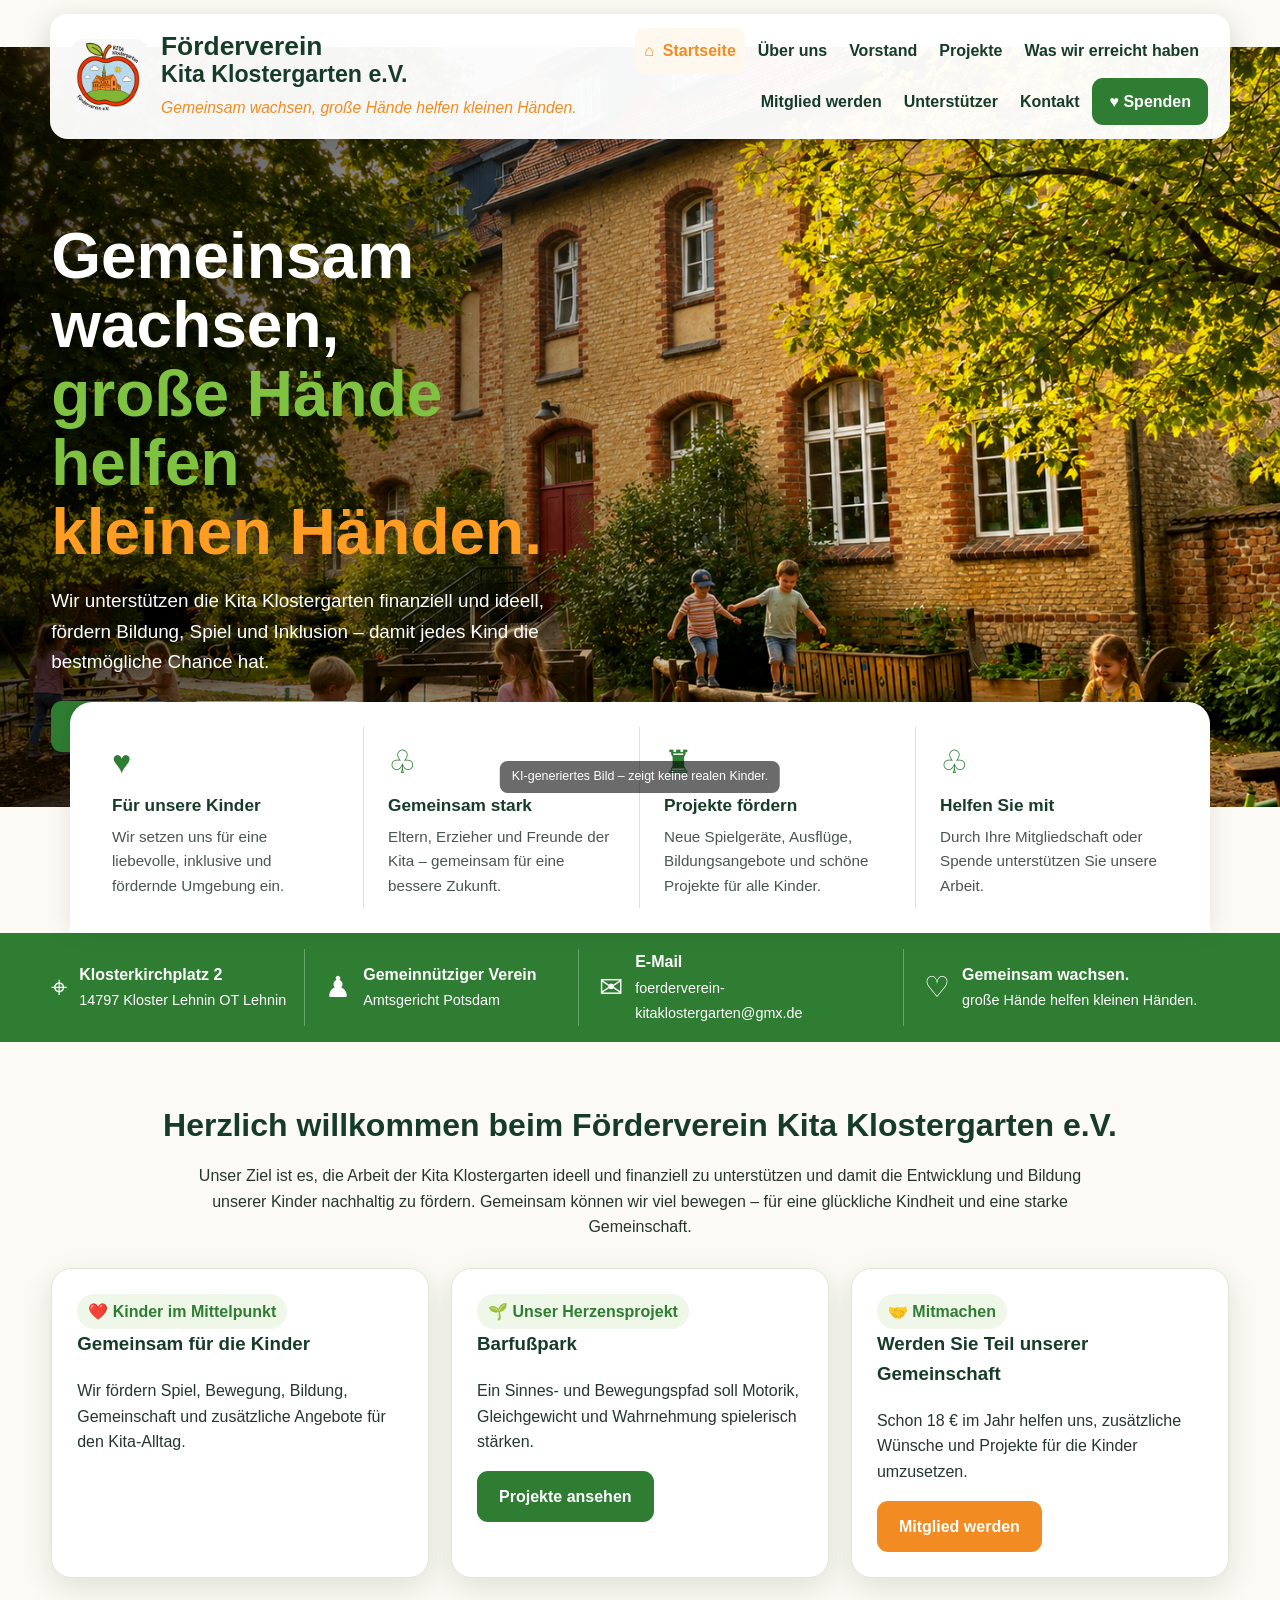
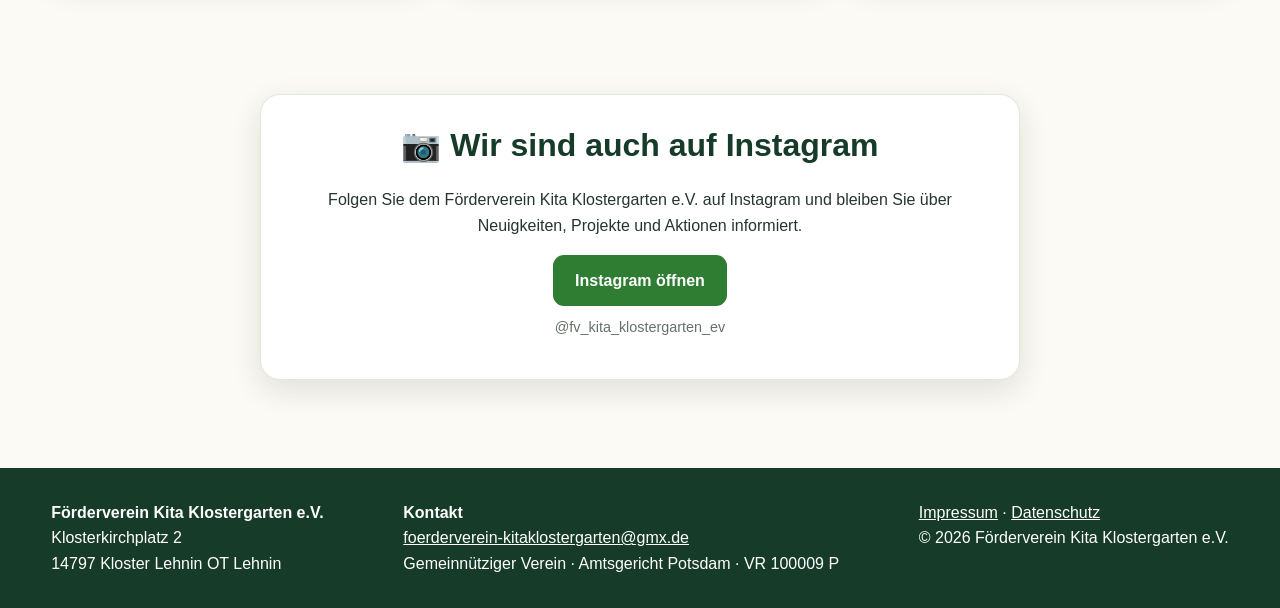
<file: index.html>
<!doctype html><html lang="de"><head><meta charset="utf-8"><meta name="viewport" content="width=device-width,initial-scale=1">
<title>Startseite – Förderverein Kita Klostergarten e.V.</title><meta name="description" content="Förderverein Kita Klostergarten e.V. – Gemeinsam wachsen, große Hände helfen kleinen Händen."><link rel="stylesheet" href="style.css"></head>
<body>
<header class="site-header">
  <div class="header-inner">
    <a class="brand" href="index.html">
      <img class="brand-logo" src="images/foerderverein-logo.jpg" alt="Logo Förderverein Kita Klostergarten e.V.">
      <div class="brand-text">
        <strong>Förderverein</strong><span>Kita Klostergarten e.V.</span>
        <em>Gemeinsam wachsen, große Hände helfen kleinen Händen.</em>
      </div>
    </a>
    <nav class="nav" aria-label="Hauptnavigation">
      <a class="active" href="index.html">⌂ &nbsp;Startseite</a>
      <a class="" href="ueber-uns.html">Über uns</a>
      <a class="" href="vorstand.html">Vorstand</a>
      <a class="" href="projekte.html">Projekte</a><a class="" href="was-wir-erreicht-haben.html">Was wir erreicht haben</a>
      <a class="" href="mitglied-werden.html">Mitglied werden</a>
      <a class="" href="unterstuetzer.html">Unterstützer</a>
      <a class="" href="kontakt.html">Kontakt</a>
      <a class="donate" href="spenden.html">♥ Spenden</a>
    </nav>
  </div>
</header>

<div class="hero-wrap"><section class="hero"><div class="hero-inner"><div class="hero-copy">
  <h1>Gemeinsam wachsen,<br><span class="green">große Hände helfen</span><br><span class="orange">kleinen Händen.</span></h1>
  <p>Wir unterstützen die Kita Klostergarten finanziell und ideell, fördern Bildung, Spiel und Inklusion – damit jedes Kind die bestmögliche Chance hat.</p>
  <div class="buttons"><a class="btn" href="ueber-uns.html">Über uns ›</a><a class="btn orange" href="mitglied-werden.html">Mitglied werden ›</a></div>
</div><div class="ki-label">KI-generiertes Bild – zeigt keine realen Kinder.</div></div></section></div>
<section class="info-cards">
  <article class="info-card"><div class="info-icon">♥</div><h3>Für unsere Kinder</h3><p>Wir setzen uns für eine liebevolle, inklusive und fördernde Umgebung ein.</p></article>
  <article class="info-card"><div class="info-icon">♧</div><h3>Gemeinsam stark</h3><p>Eltern, Erzieher und Freunde der Kita – gemeinsam für eine bessere Zukunft.</p></article>
  <article class="info-card"><div class="info-icon">♜</div><h3>Projekte fördern</h3><p>Neue Spielgeräte, Ausflüge, Bildungsangebote und schöne Projekte für alle Kinder.</p></article>
  <article class="info-card"><div class="info-icon">♧</div><h3>Helfen Sie mit</h3><p>Durch Ihre Mitgliedschaft oder Spende unterstützen Sie unsere Arbeit.</p></article>
</section>
<div class="green-strip"><div class="container strip-inner">
  <div class="strip-item"><div class="strip-icon">⌖</div><div><strong>Klosterkirchplatz 2</strong><span>14797 Kloster Lehnin OT Lehnin</span></div></div>
  <div class="strip-item"><div class="strip-icon">♟</div><div><strong>Gemeinnütziger Verein</strong><span>Amtsgericht Potsdam</span></div></div>
  <div class="strip-item"><div class="strip-icon">✉</div><div><strong>E-Mail</strong><span>foerderverein-kitaklostergarten@gmx.de</span></div></div>
  <div class="strip-item"><div class="strip-icon">♡</div><div><strong>Gemeinsam wachsen.</strong><span>große Hände helfen kleinen Händen.</span></div></div>
</div></div>
<section class="section"><div class="container">
  <h2>Herzlich willkommen beim Förderverein Kita Klostergarten e.V.</h2>
  <p class="lead">Unser Ziel ist es, die Arbeit der Kita Klostergarten ideell und finanziell zu unterstützen und damit die Entwicklung und Bildung unserer Kinder nachhaltig zu fördern. Gemeinsam können wir viel bewegen – für eine glückliche Kindheit und eine starke Gemeinschaft.</p>
  <div class="grid">
    <article class="card"><span class="badge">❤️ Kinder im Mittelpunkt</span><h3>Gemeinsam für die Kinder</h3><p>Wir fördern Spiel, Bewegung, Bildung, Gemeinschaft und zusätzliche Angebote für den Kita-Alltag.</p></article>
    <article class="card"><span class="badge">🌱 Unser Herzensprojekt</span><h3>Barfußpark</h3><p>Ein Sinnes- und Bewegungspfad soll Motorik, Gleichgewicht und Wahrnehmung spielerisch stärken.</p><a class="btn" href="projekte.html">Projekte ansehen</a></article>
    <article class="card"><span class="badge">🤝 Mitmachen</span><h3>Werden Sie Teil unserer Gemeinschaft</h3><p>Schon 18 € im Jahr helfen uns, zusätzliche Wünsche und Projekte für die Kinder umzusetzen.</p><a class="btn orange" href="mitglied-werden.html">Mitglied werden</a></article>
  </div>
</div></section>

<section class="section section-light"><div class="container"><article class="card instagram-card"><h2>📷 Wir sind auch auf Instagram</h2><p>Folgen Sie dem Förderverein Kita Klostergarten e.V. auf Instagram und bleiben Sie über Neuigkeiten, Projekte und Aktionen informiert.</p><a class="btn" href="https://www.instagram.com/fv_kita_klostergarten_ev" target="_blank" rel="noopener noreferrer">Instagram öffnen</a><p class="small">@fv_kita_klostergarten_ev</p></article></div></section>

<footer class="footer"><div class="container footer-inner">
  <div><strong>Förderverein Kita Klostergarten e.V.</strong><br>Klosterkirchplatz 2<br>14797 Kloster Lehnin OT Lehnin</div>
  <div><strong>Kontakt</strong><br><a href="mailto:foerderverein-kitaklostergarten@gmx.de">foerderverein-kitaklostergarten@gmx.de</a><br>Gemeinnütziger Verein · Amtsgericht Potsdam · VR 100009 P</div>
  <div><a href="impressum.html">Impressum</a> · <a href="datenschutz.html">Datenschutz</a><br>© <span data-year></span> Förderverein Kita Klostergarten e.V.</div>
</div></footer>
<script src="script.js"></script></body></html>
</file>
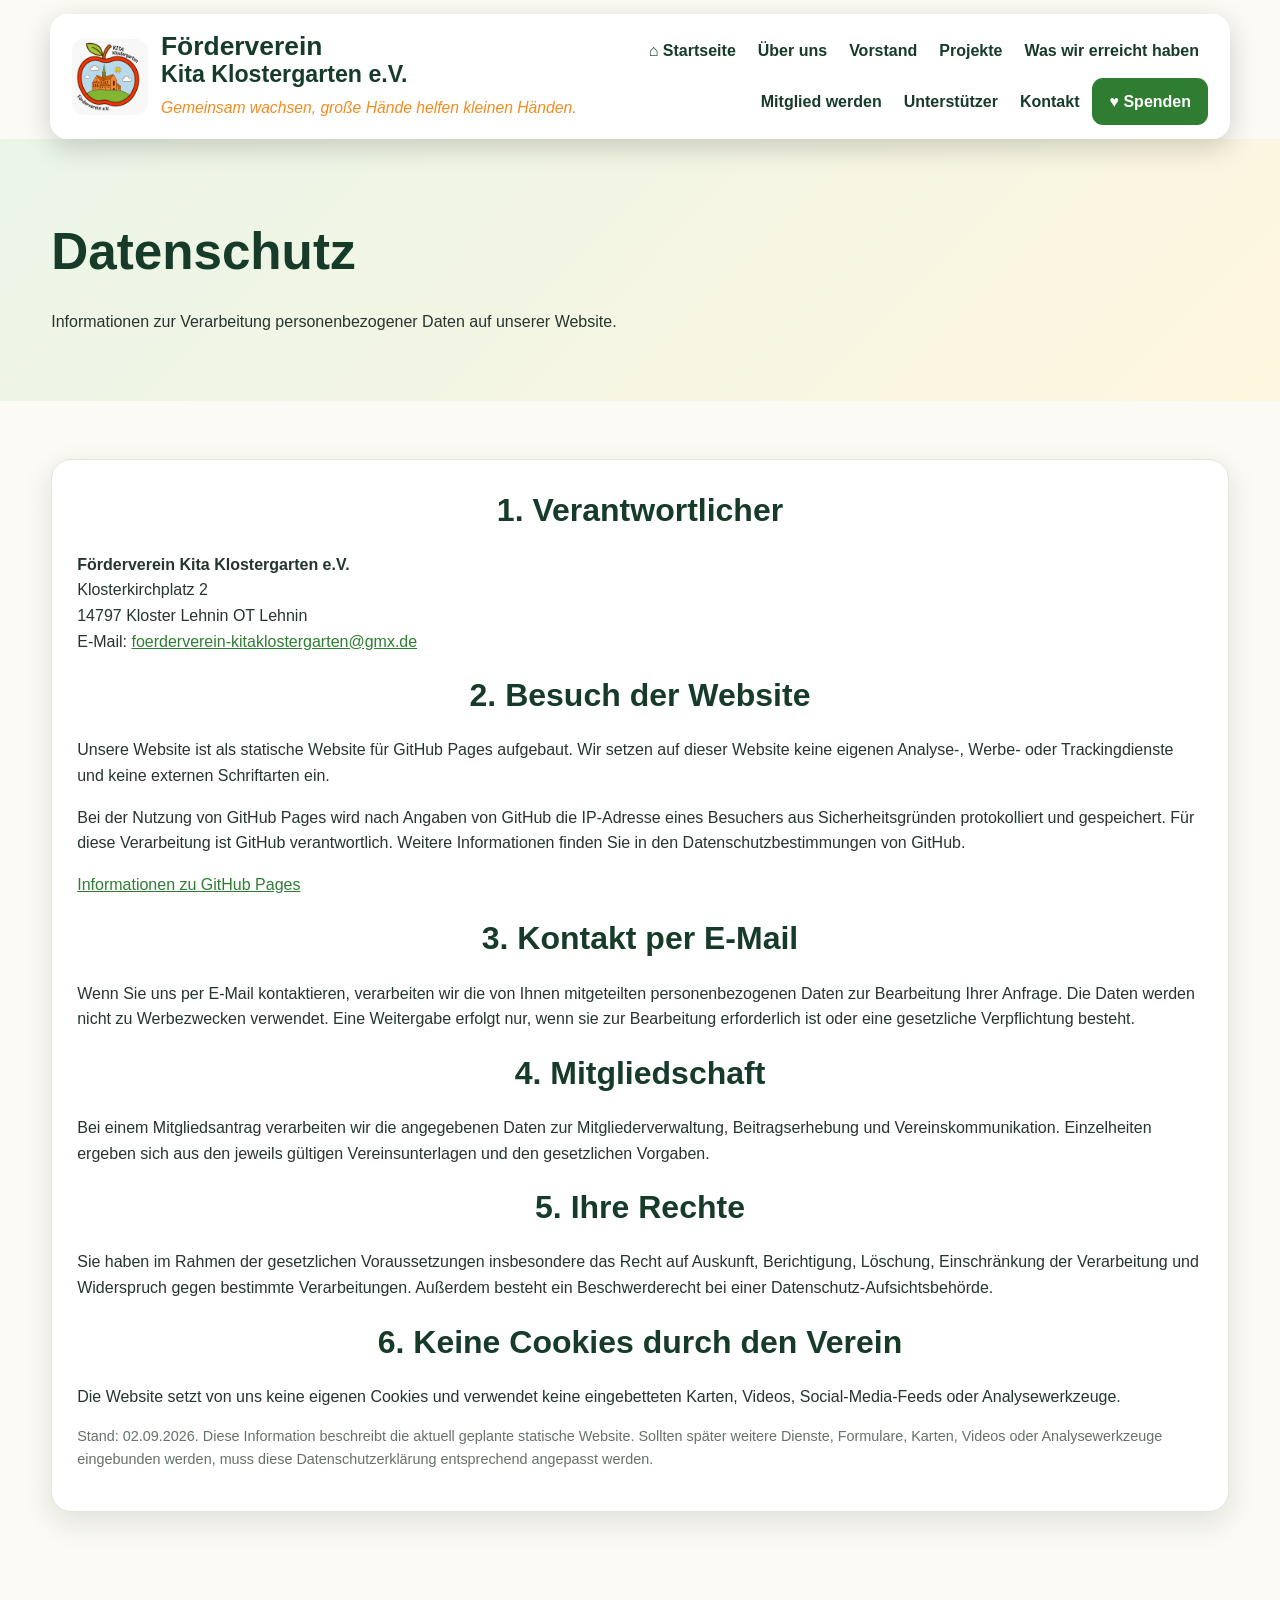
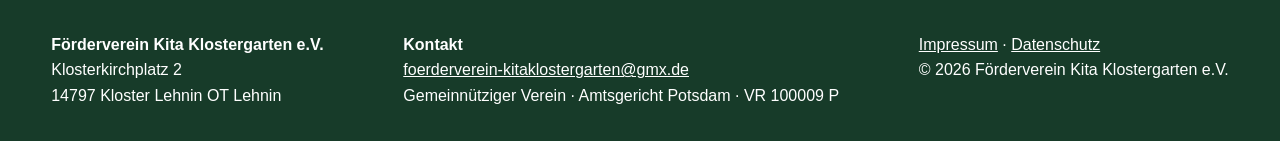
<file: datenschutz.html>
<!doctype html><html lang="de"><head><meta charset="utf-8"><meta name="viewport" content="width=device-width,initial-scale=1"><meta name="description" content="Förderverein Kita Klostergarten e.V. – Gemeinsam wachsen, große Hände helfen kleinen Händen."><title>Datenschutz – Förderverein Kita Klostergarten e.V.</title><link rel="stylesheet" href="style.css"></head><body><header class="site-header"><div class="header-inner">
<a class="brand" href="index.html"><img class="brand-logo" src="images/foerderverein-logo.jpg" alt="Original-Logo des Fördervereins Kita Klostergarten e.V."><div class="brand-text"><strong>Förderverein</strong><span>Kita Klostergarten e.V.</span><em>Gemeinsam wachsen, große Hände helfen kleinen Händen.</em></div></a>
<nav class="nav" aria-label="Hauptnavigation"><a href="index.html">⌂ Startseite</a><a href="ueber-uns.html">Über uns</a><a href="vorstand.html">Vorstand</a><a href="projekte.html">Projekte</a><a href="was-wir-erreicht-haben.html">Was wir erreicht haben</a><a href="mitglied-werden.html">Mitglied werden</a><a href="unterstuetzer.html">Unterstützer</a><a href="kontakt.html">Kontakt</a><a class="donate" href="spenden.html">♥ Spenden</a></nav>
</div></header><section class="page-hero"><div class="container"><h1>Datenschutz</h1><p>Informationen zur Verarbeitung personenbezogener Daten auf unserer Website.</p></div></section><section class="section"><div class="container"><article class="card"><h2>1. Verantwortlicher</h2><p><strong>Förderverein Kita Klostergarten e.V.</strong><br>Klosterkirchplatz 2<br>14797 Kloster Lehnin OT Lehnin<br>E-Mail: <a href="mailto:foerderverein-kitaklostergarten@gmx.de">foerderverein-kitaklostergarten@gmx.de</a></p><h2>2. Besuch der Website</h2><p>Unsere Website ist als statische Website für GitHub Pages aufgebaut. Wir setzen auf dieser Website keine eigenen Analyse-, Werbe- oder Trackingdienste und keine externen Schriftarten ein.</p><p>Bei der Nutzung von GitHub Pages wird nach Angaben von GitHub die IP-Adresse eines Besuchers aus Sicherheitsgründen protokolliert und gespeichert. Für diese Verarbeitung ist GitHub verantwortlich. Weitere Informationen finden Sie in den Datenschutzbestimmungen von GitHub.</p><p><a href="https://docs.github.com/de/pages/getting-started-with-github-pages/what-is-github-pages" target="_blank" rel="noopener noreferrer">Informationen zu GitHub Pages</a></p><h2>3. Kontakt per E-Mail</h2><p>Wenn Sie uns per E-Mail kontaktieren, verarbeiten wir die von Ihnen mitgeteilten personenbezogenen Daten zur Bearbeitung Ihrer Anfrage. Die Daten werden nicht zu Werbezwecken verwendet. Eine Weitergabe erfolgt nur, wenn sie zur Bearbeitung erforderlich ist oder eine gesetzliche Verpflichtung besteht.</p><h2>4. Mitgliedschaft</h2><p>Bei einem Mitgliedsantrag verarbeiten wir die angegebenen Daten zur Mitgliederverwaltung, Beitragserhebung und Vereinskommunikation. Einzelheiten ergeben sich aus den jeweils gültigen Vereinsunterlagen und den gesetzlichen Vorgaben.</p><h2>5. Ihre Rechte</h2><p>Sie haben im Rahmen der gesetzlichen Voraussetzungen insbesondere das Recht auf Auskunft, Berichtigung, Löschung, Einschränkung der Verarbeitung und Widerspruch gegen bestimmte Verarbeitungen. Außerdem besteht ein Beschwerderecht bei einer Datenschutz-Aufsichtsbehörde.</p><h2>6. Keine Cookies durch den Verein</h2><p>Die Website setzt von uns keine eigenen Cookies und verwendet keine eingebetteten Karten, Videos, Social-Media-Feeds oder Analysewerkzeuge.</p><p class="small">Stand: 02.09.2026. Diese Information beschreibt die aktuell geplante statische Website. Sollten später weitere Dienste, Formulare, Karten, Videos oder Analysewerkzeuge eingebunden werden, muss diese Datenschutzerklärung entsprechend angepasst werden.</p></article></div></section><footer class="footer"><div class="container footer-inner"><div><strong>Förderverein Kita Klostergarten e.V.</strong><br>Klosterkirchplatz 2<br>14797 Kloster Lehnin OT Lehnin</div><div><strong>Kontakt</strong><br><a href="mailto:foerderverein-kitaklostergarten@gmx.de">foerderverein-kitaklostergarten@gmx.de</a><br>Gemeinnütziger Verein · Amtsgericht Potsdam · VR 100009 P</div><div><a href="impressum.html">Impressum</a> · <a href="datenschutz.html">Datenschutz</a><br>© <span data-year></span> Förderverein Kita Klostergarten e.V.</div></div></footer><script src="script.js"></script></body></html>
</file>
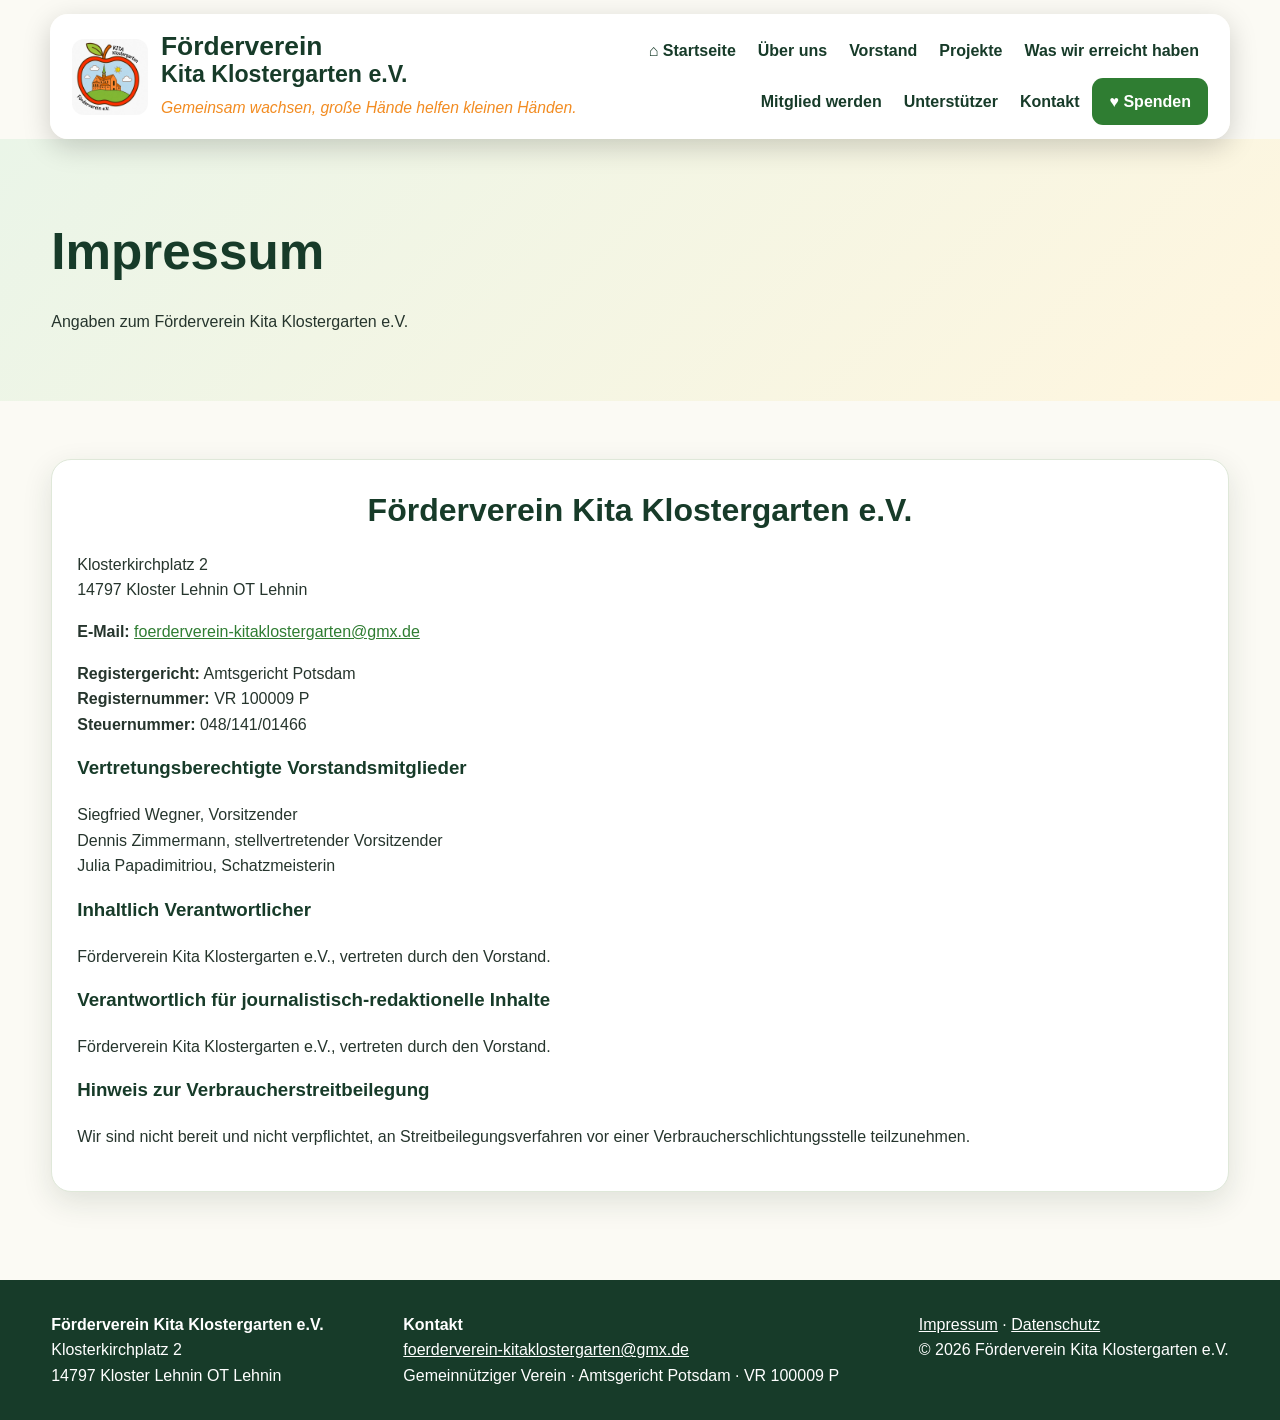
<file: impressum.html>
<!doctype html><html lang="de"><head><meta charset="utf-8"><meta name="viewport" content="width=device-width,initial-scale=1"><meta name="description" content="Förderverein Kita Klostergarten e.V. – Gemeinsam wachsen, große Hände helfen kleinen Händen."><title>Impressum – Förderverein Kita Klostergarten e.V.</title><link rel="stylesheet" href="style.css"></head><body><header class="site-header"><div class="header-inner">
<a class="brand" href="index.html"><img class="brand-logo" src="images/foerderverein-logo.jpg" alt="Original-Logo des Fördervereins Kita Klostergarten e.V."><div class="brand-text"><strong>Förderverein</strong><span>Kita Klostergarten e.V.</span><em>Gemeinsam wachsen, große Hände helfen kleinen Händen.</em></div></a>
<nav class="nav" aria-label="Hauptnavigation"><a href="index.html">⌂ Startseite</a><a href="ueber-uns.html">Über uns</a><a href="vorstand.html">Vorstand</a><a href="projekte.html">Projekte</a><a href="was-wir-erreicht-haben.html">Was wir erreicht haben</a><a href="mitglied-werden.html">Mitglied werden</a><a href="unterstuetzer.html">Unterstützer</a><a href="kontakt.html">Kontakt</a><a class="donate" href="spenden.html">♥ Spenden</a></nav>
</div></header><section class="page-hero"><div class="container"><h1>Impressum</h1><p>Angaben zum Förderverein Kita Klostergarten e.V.</p></div></section><section class="section"><div class="container"><article class="card"><h2>Förderverein Kita Klostergarten e.V.</h2><p>Klosterkirchplatz 2<br>14797 Kloster Lehnin OT Lehnin</p><p><strong>E-Mail:</strong> <a href="mailto:foerderverein-kitaklostergarten@gmx.de">foerderverein-kitaklostergarten@gmx.de</a></p><p><strong>Registergericht:</strong> Amtsgericht Potsdam<br><strong>Registernummer:</strong> VR 100009 P<br><strong>Steuernummer:</strong> 048/141/01466</p><h3>Vertretungsberechtigte Vorstandsmitglieder</h3><p>Siegfried Wegner, Vorsitzender<br>Dennis Zimmermann, stellvertretender Vorsitzender<br>Julia Papadimitriou, Schatzmeisterin</p><h3>Inhaltlich Verantwortlicher</h3><p>Förderverein Kita Klostergarten e.V., vertreten durch den Vorstand.</p><h3>Verantwortlich für journalistisch-redaktionelle Inhalte</h3><p>Förderverein Kita Klostergarten e.V., vertreten durch den Vorstand.</p><h3>Hinweis zur Verbraucherstreitbeilegung</h3><p>Wir sind nicht bereit und nicht verpflichtet, an Streitbeilegungsverfahren vor einer Verbraucherschlichtungsstelle teilzunehmen.</p></article></div></section><footer class="footer"><div class="container footer-inner"><div><strong>Förderverein Kita Klostergarten e.V.</strong><br>Klosterkirchplatz 2<br>14797 Kloster Lehnin OT Lehnin</div><div><strong>Kontakt</strong><br><a href="mailto:foerderverein-kitaklostergarten@gmx.de">foerderverein-kitaklostergarten@gmx.de</a><br>Gemeinnütziger Verein · Amtsgericht Potsdam · VR 100009 P</div><div><a href="impressum.html">Impressum</a> · <a href="datenschutz.html">Datenschutz</a><br>© <span data-year></span> Förderverein Kita Klostergarten e.V.</div></div></footer><script src="script.js"></script></body></html>
</file>
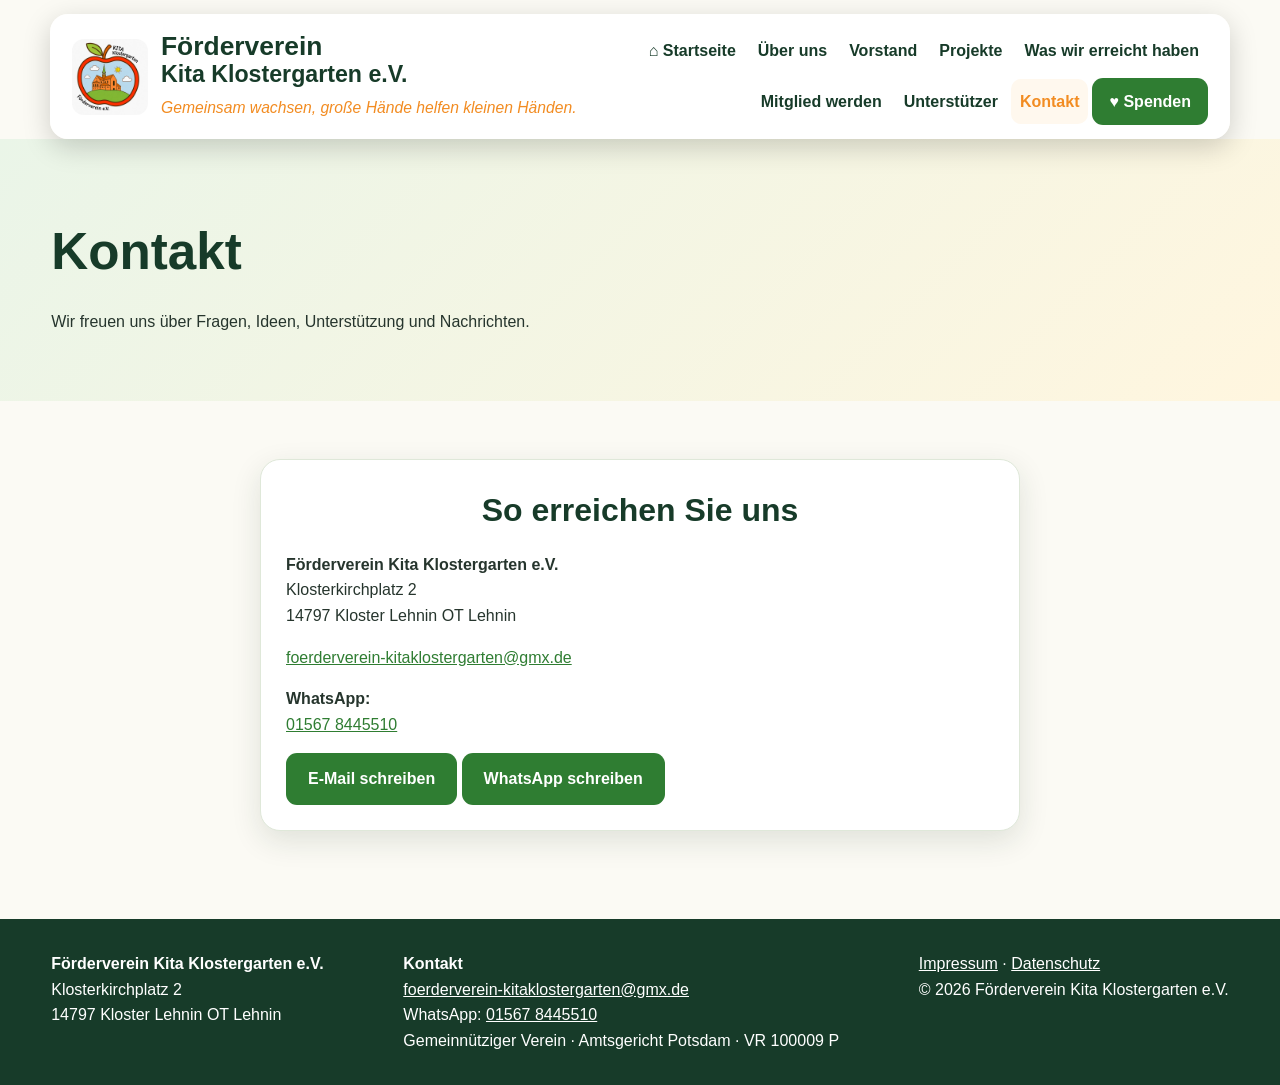
<file: kontakt.html>
<!doctype html><html lang="de"><head><meta charset="utf-8"><meta name="viewport" content="width=device-width,initial-scale=1"><meta name="description" content="Förderverein Kita Klostergarten e.V. – Gemeinsam wachsen, große Hände helfen kleinen Händen."><title>Kontakt – Förderverein Kita Klostergarten e.V.</title><link rel="stylesheet" href="style.css"></head><body><header class="site-header"><div class="header-inner">
<a class="brand" href="index.html"><img class="brand-logo" src="images/foerderverein-logo.jpg" alt="Original-Logo des Fördervereins Kita Klostergarten e.V."><div class="brand-text"><strong>Förderverein</strong><span>Kita Klostergarten e.V.</span><em>Gemeinsam wachsen, große Hände helfen kleinen Händen.</em></div></a>
<nav class="nav" aria-label="Hauptnavigation"><a href="index.html">⌂ Startseite</a><a href="ueber-uns.html">Über uns</a><a href="vorstand.html">Vorstand</a><a href="projekte.html">Projekte</a><a href="was-wir-erreicht-haben.html">Was wir erreicht haben</a><a href="mitglied-werden.html">Mitglied werden</a><a href="unterstuetzer.html">Unterstützer</a><a href="kontakt.html">Kontakt</a><a class="donate" href="spenden.html">♥ Spenden</a></nav>
</div></header><section class="page-hero"><div class="container"><h1>Kontakt</h1><p>Wir freuen uns über Fragen, Ideen, Unterstützung und Nachrichten.</p></div></section><section class="section"><div class="container"><article class="card contact-card"><h2>So erreichen Sie uns</h2><p><strong>Förderverein Kita Klostergarten e.V.</strong><br>Klosterkirchplatz 2<br>14797 Kloster Lehnin OT Lehnin</p><p><a href="mailto:foerderverein-kitaklostergarten@gmx.de">foerderverein-kitaklostergarten@gmx.de</a></p><p><strong>WhatsApp:</strong><br><a href="https://wa.me/4915678445510" target="_blank" rel="noopener noreferrer">01567 8445510</a></p><a class="btn" href="mailto:foerderverein-kitaklostergarten@gmx.de">E-Mail schreiben</a> <a class="btn" href="https://wa.me/4915678445510" target="_blank" rel="noopener noreferrer">WhatsApp schreiben</a></article></div></section><footer class="footer"><div class="container footer-inner"><div><strong>Förderverein Kita Klostergarten e.V.</strong><br>Klosterkirchplatz 2<br>14797 Kloster Lehnin OT Lehnin</div><div><strong>Kontakt</strong><br><a href="mailto:foerderverein-kitaklostergarten@gmx.de">foerderverein-kitaklostergarten@gmx.de</a><br>WhatsApp: <a href="https://wa.me/4915678445510" target="_blank" rel="noopener noreferrer">01567 8445510</a><br>Gemeinnütziger Verein · Amtsgericht Potsdam · VR 100009 P</div><div><a href="impressum.html">Impressum</a> · <a href="datenschutz.html">Datenschutz</a><br>© <span data-year></span> Förderverein Kita Klostergarten e.V.</div></div></footer><script src="script.js"></script></body></html>
</file>
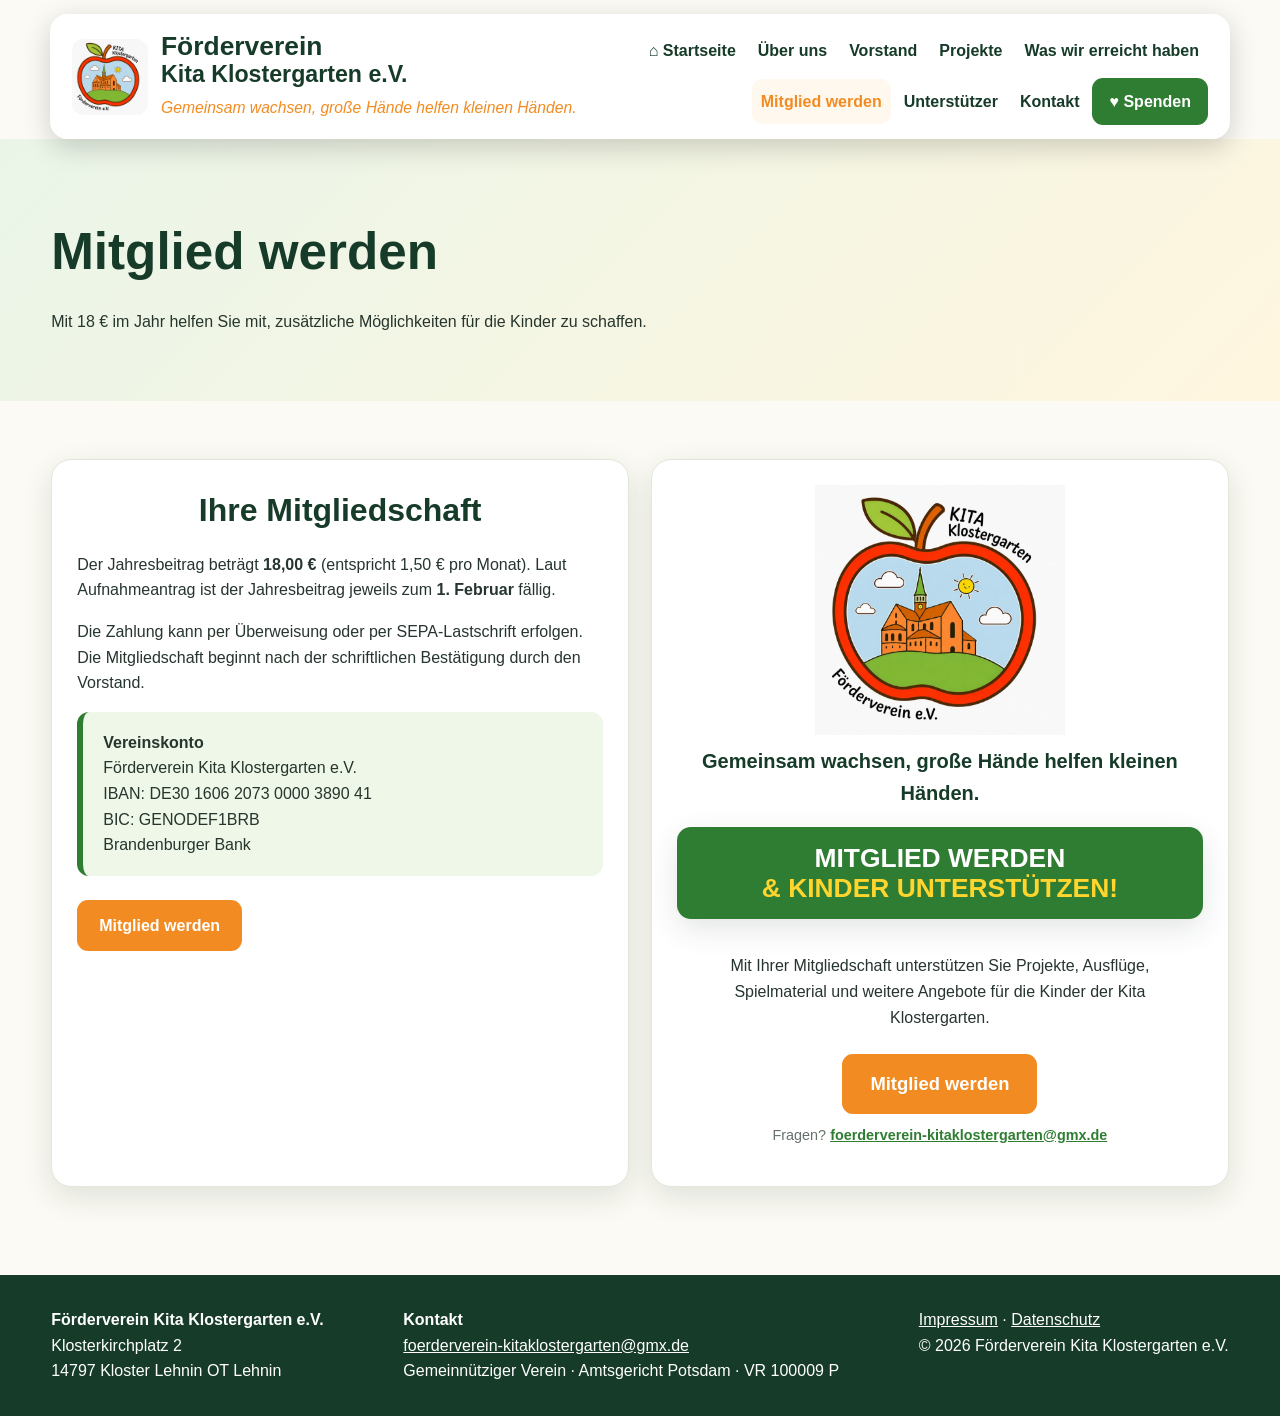
<file: mitglied-werden.html>
<!doctype html><html lang="de"><head><meta charset="utf-8"><meta name="viewport" content="width=device-width,initial-scale=1"><meta name="description" content="Förderverein Kita Klostergarten e.V. – Gemeinsam wachsen, große Hände helfen kleinen Händen."><title>Mitglied werden – Förderverein Kita Klostergarten e.V.</title><link rel="stylesheet" href="style.css"></head><body><header class="site-header"><div class="header-inner">
<a class="brand" href="index.html"><img class="brand-logo" src="images/foerderverein-logo.jpg" alt="Original-Logo des Fördervereins Kita Klostergarten e.V."><div class="brand-text"><strong>Förderverein</strong><span>Kita Klostergarten e.V.</span><em>Gemeinsam wachsen, große Hände helfen kleinen Händen.</em></div></a>
<nav class="nav" aria-label="Hauptnavigation"><a href="index.html">⌂ Startseite</a><a href="ueber-uns.html">Über uns</a><a href="vorstand.html">Vorstand</a><a href="projekte.html">Projekte</a><a href="was-wir-erreicht-haben.html">Was wir erreicht haben</a><a href="mitglied-werden.html">Mitglied werden</a><a href="unterstuetzer.html">Unterstützer</a><a href="kontakt.html">Kontakt</a><a class="donate" href="spenden.html">♥ Spenden</a></nav>
</div></header><section class="page-hero"><div class="container"><h1>Mitglied werden</h1><p>Mit 18 € im Jahr helfen Sie mit, zusätzliche Möglichkeiten für die Kinder zu schaffen.</p></div></section><section class="section"><div class="container grid two"><article class="card"><h2>Ihre Mitgliedschaft</h2><p>Der Jahresbeitrag beträgt <strong>18,00 €</strong> (entspricht 1,50 € pro Monat). Laut Aufnahmeantrag ist der Jahresbeitrag jeweils zum <strong>1. Februar</strong> fällig.</p><p>Die Zahlung kann per Überweisung oder per SEPA-Lastschrift erfolgen. Die Mitgliedschaft beginnt nach der schriftlichen Bestätigung durch den Vorstand.</p><div class="notice"><strong>Vereinskonto</strong><br>Förderverein Kita Klostergarten e.V.<br>IBAN: DE30 1606 2073 0000 3890 41<br>BIC: GENODEF1BRB<br>Brandenburger Bank</div><div class="buttons"><a class="btn orange" href="https://anmeldeformular.netlify.app/" target="_blank" rel="noopener">Mitglied werden</a></div></article><article class="card member-promo">
  <img class="member-logo" src="images/foerderverein-logo.jpg" alt="Original-Logo des Fördervereins Kita Klostergarten e.V.">
  <p class="member-motto">Gemeinsam wachsen, große Hände helfen kleinen Händen.</p>
  <div class="member-banner">MITGLIED WERDEN<br><span>&amp; KINDER UNTERSTÜTZEN!</span></div>
  <p>Mit Ihrer Mitgliedschaft unterstützen Sie Projekte, Ausflüge, Spielmaterial und weitere Angebote für die Kinder der Kita Klostergarten.</p>
  <a class="btn orange member-cta" href="https://anmeldeformular.netlify.app/" target="_blank" rel="noopener">Mitglied werden</a>
  <p class="small">Fragen? <a class="member-email" href="mailto:foerderverein-kitaklostergarten@gmx.de?subject=Nachricht%20an%20den%20Förderverein">foerderverein-kitaklostergarten@gmx.de</a></p>
</article></div></section><footer class="footer"><div class="container footer-inner"><div><strong>Förderverein Kita Klostergarten e.V.</strong><br>Klosterkirchplatz 2<br>14797 Kloster Lehnin OT Lehnin</div><div><strong>Kontakt</strong><br><a href="mailto:foerderverein-kitaklostergarten@gmx.de">foerderverein-kitaklostergarten@gmx.de</a><br>Gemeinnütziger Verein · Amtsgericht Potsdam · VR 100009 P</div><div><a href="impressum.html">Impressum</a> · <a href="datenschutz.html">Datenschutz</a><br>© <span data-year></span> Förderverein Kita Klostergarten e.V.</div></div></footer><script src="script.js"></script></body></html>
</file>
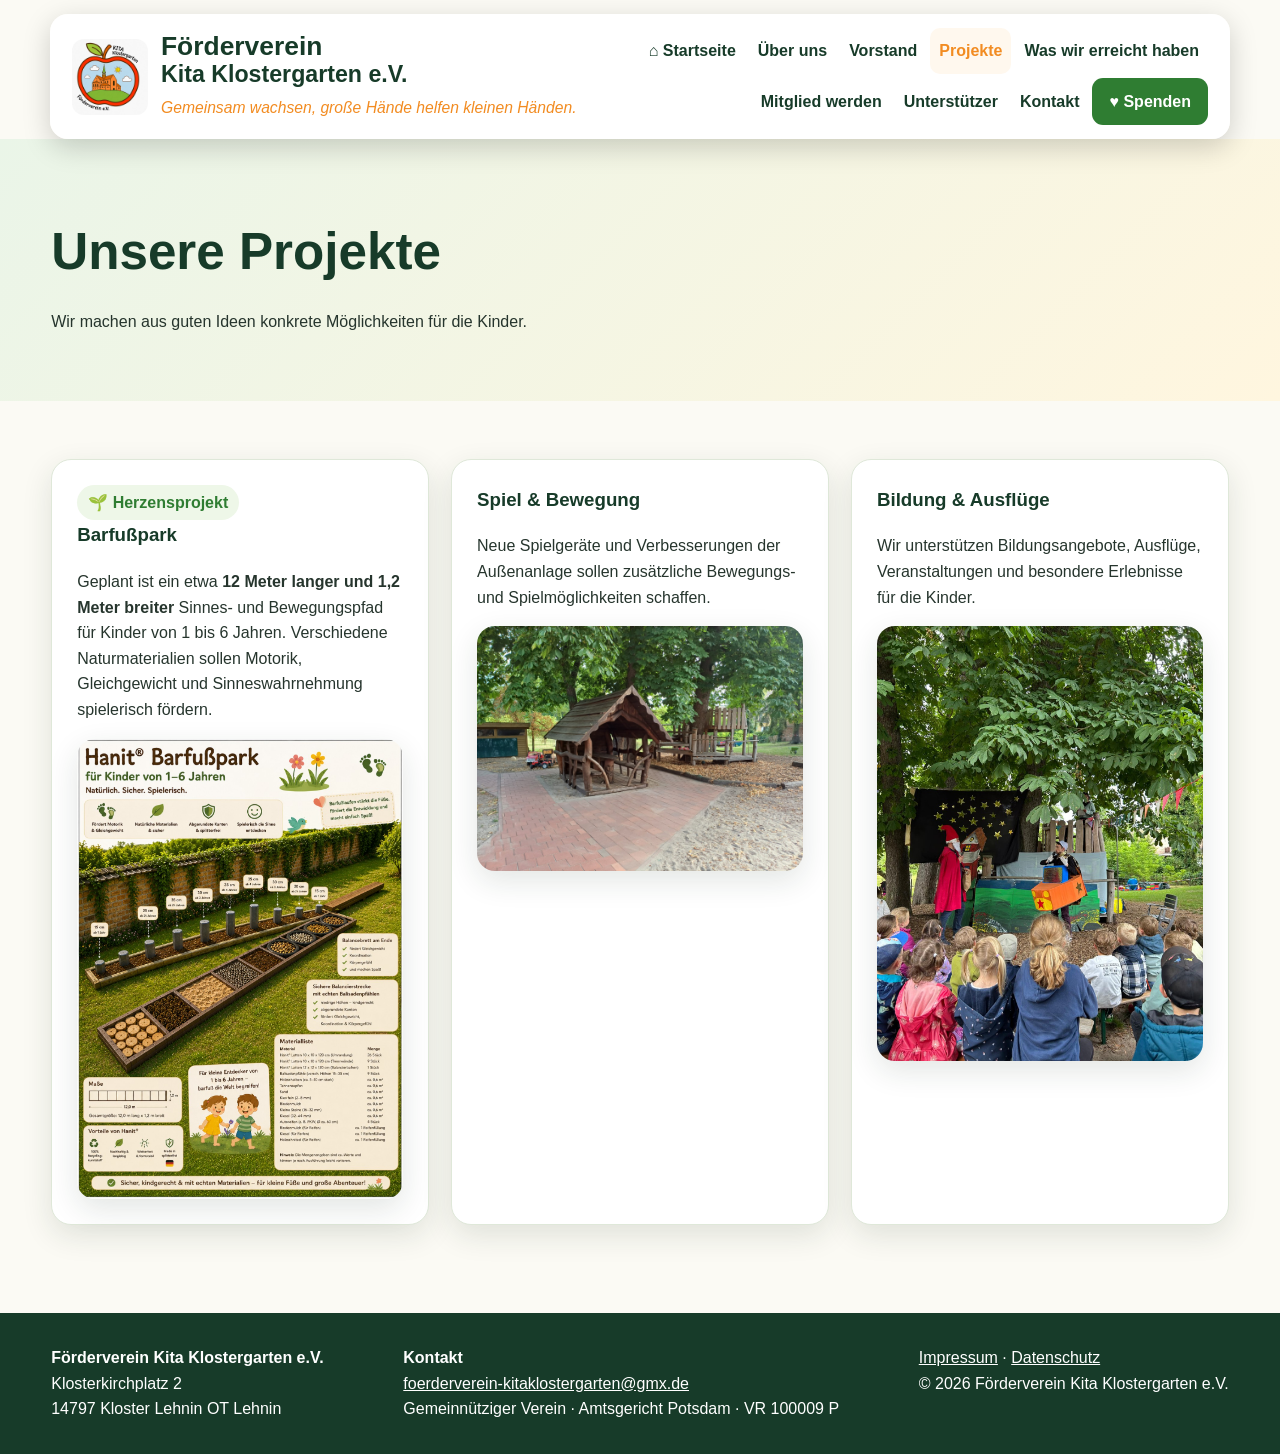
<file: projekte.html>
<!doctype html><html lang="de"><head><meta charset="utf-8"><meta name="viewport" content="width=device-width,initial-scale=1"><meta name="description" content="Förderverein Kita Klostergarten e.V. – Gemeinsam wachsen, große Hände helfen kleinen Händen."><title>Projekte – Förderverein Kita Klostergarten e.V.</title><link rel="stylesheet" href="style.css"></head><body><header class="site-header"><div class="header-inner">
<a class="brand" href="index.html"><img class="brand-logo" src="images/foerderverein-logo.jpg" alt="Original-Logo des Fördervereins Kita Klostergarten e.V."><div class="brand-text"><strong>Förderverein</strong><span>Kita Klostergarten e.V.</span><em>Gemeinsam wachsen, große Hände helfen kleinen Händen.</em></div></a>
<nav class="nav" aria-label="Hauptnavigation"><a href="index.html">⌂ Startseite</a><a href="ueber-uns.html">Über uns</a><a href="vorstand.html">Vorstand</a><a href="projekte.html">Projekte</a><a href="was-wir-erreicht-haben.html">Was wir erreicht haben</a><a href="mitglied-werden.html">Mitglied werden</a><a href="unterstuetzer.html">Unterstützer</a><a href="kontakt.html">Kontakt</a><a class="donate" href="spenden.html">♥ Spenden</a></nav>
</div></header><section class="page-hero"><div class="container"><h1>Unsere Projekte</h1><p>Wir machen aus guten Ideen konkrete Möglichkeiten für die Kinder.</p></div></section><section class="section"><div class="container grid"><article class="card"><span class="badge">🌱 Herzensprojekt</span><h3>Barfußpark</h3><p>Geplant ist ein etwa <strong>12 Meter langer und 1,2 Meter breiter</strong> Sinnes- und Bewegungspfad für Kinder von 1 bis 6 Jahren. Verschiedene Naturmaterialien sollen Motorik, Gleichgewicht und Sinneswahrnehmung spielerisch fördern.</p><img class="photo" src="images/barfusspark-original.jpg" alt="Originalbild des geplanten Hanit Barfußparks für Kinder von 1 bis 6 Jahren"></article><article class="card"><h3>Spiel &amp; Bewegung</h3><p>Neue Spielgeräte und Verbesserungen der Außenanlage sollen zusätzliche Bewegungs- und Spielmöglichkeiten schaffen.</p><img class="photo" src="images/kita-spielplatz.jpg" alt="Außengelände der Kita"></article><article class="card"><h3>Bildung &amp; Ausflüge</h3><p>Wir unterstützen Bildungsangebote, Ausflüge, Veranstaltungen und besondere Erlebnisse für die Kinder.</p><img class="photo" src="images/kita-kinder.jpg" alt="Kinder bei einer Veranstaltung"></article></div></section><footer class="footer"><div class="container footer-inner"><div><strong>Förderverein Kita Klostergarten e.V.</strong><br>Klosterkirchplatz 2<br>14797 Kloster Lehnin OT Lehnin</div><div><strong>Kontakt</strong><br><a href="mailto:foerderverein-kitaklostergarten@gmx.de">foerderverein-kitaklostergarten@gmx.de</a><br>Gemeinnütziger Verein · Amtsgericht Potsdam · VR 100009 P</div><div><a href="impressum.html">Impressum</a> · <a href="datenschutz.html">Datenschutz</a><br>© <span data-year></span> Förderverein Kita Klostergarten e.V.</div></div></footer><script src="script.js"></script></body></html>
</file>
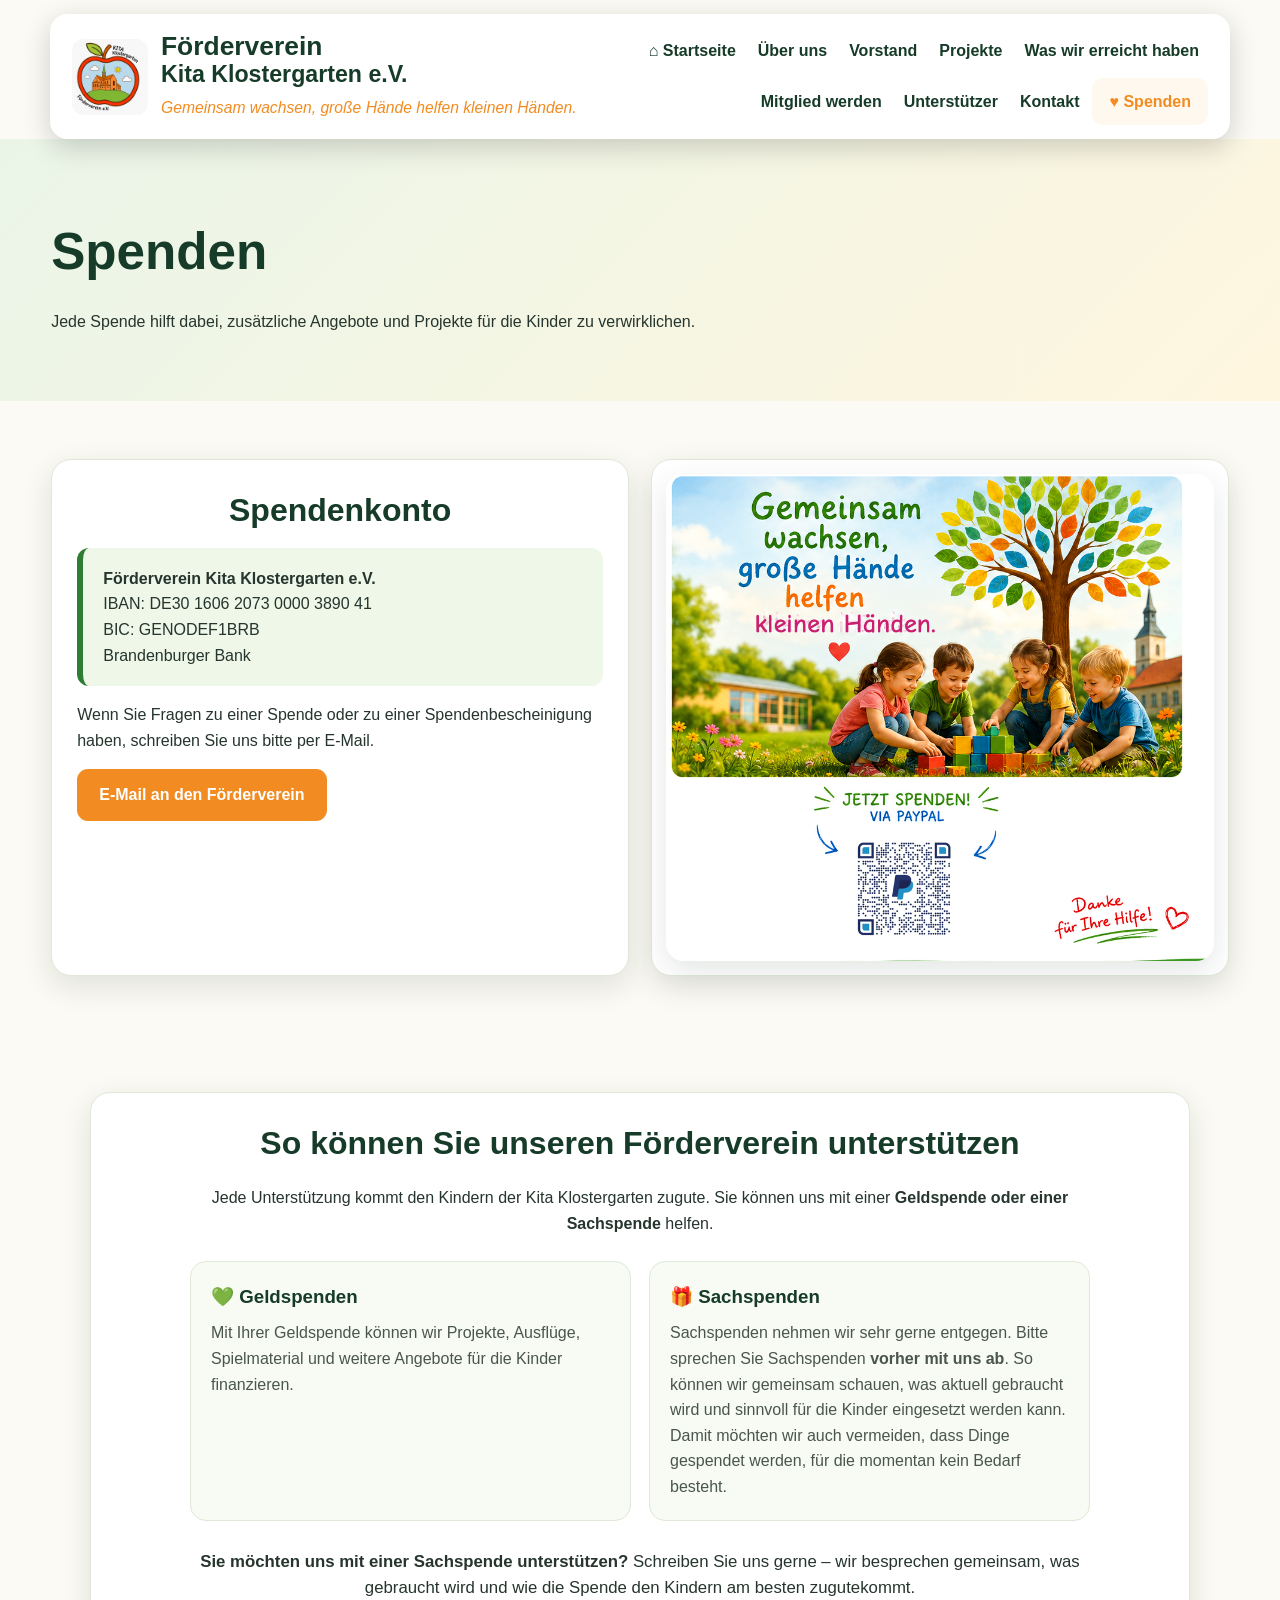
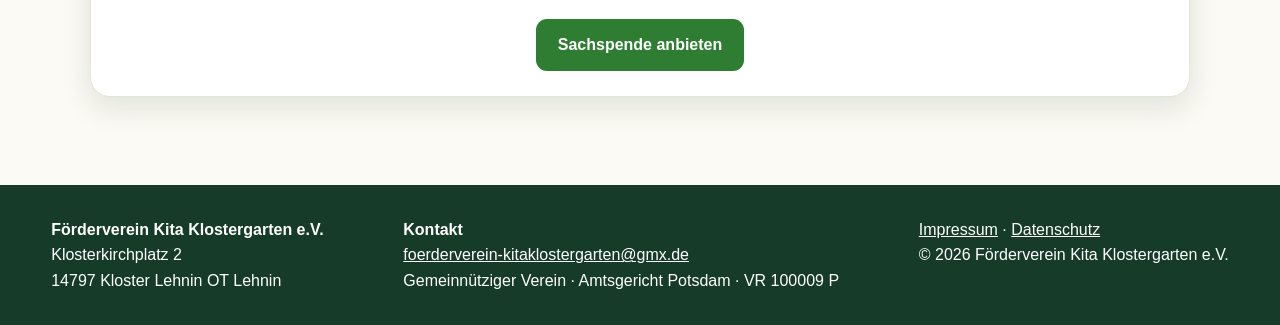
<file: spenden.html>
<!doctype html><html lang="de"><head><meta charset="utf-8"><meta name="viewport" content="width=device-width,initial-scale=1"><meta name="description" content="Förderverein Kita Klostergarten e.V. – Gemeinsam wachsen, große Hände helfen kleinen Händen."><title>Spenden – Förderverein Kita Klostergarten e.V.</title><link rel="stylesheet" href="style.css"></head><body><header class="site-header"><div class="header-inner">
<a class="brand" href="index.html"><img class="brand-logo" src="images/foerderverein-logo.jpg" alt="Original-Logo des Fördervereins Kita Klostergarten e.V."><div class="brand-text"><strong>Förderverein</strong><span>Kita Klostergarten e.V.</span><em>Gemeinsam wachsen, große Hände helfen kleinen Händen.</em></div></a>
<nav class="nav" aria-label="Hauptnavigation"><a href="index.html">⌂ Startseite</a><a href="ueber-uns.html">Über uns</a><a href="vorstand.html">Vorstand</a><a href="projekte.html">Projekte</a><a href="was-wir-erreicht-haben.html">Was wir erreicht haben</a><a href="mitglied-werden.html">Mitglied werden</a><a href="unterstuetzer.html">Unterstützer</a><a href="kontakt.html">Kontakt</a><a class="donate" href="spenden.html">♥ Spenden</a></nav>
</div></header><section class="page-hero"><div class="container"><h1>Spenden</h1><p>Jede Spende hilft dabei, zusätzliche Angebote und Projekte für die Kinder zu verwirklichen.</p></div></section><section class="section"><div class="container grid two"><article class="card"><h2>Spendenkonto</h2><div class="notice"><strong>Förderverein Kita Klostergarten e.V.</strong><br>IBAN: DE30 1606 2073 0000 3890 41<br>BIC: GENODEF1BRB<br>Brandenburger Bank</div><p>Wenn Sie Fragen zu einer Spende oder zu einer Spendenbescheinigung haben, schreiben Sie uns bitte per E-Mail.</p><a class="btn orange" href="mailto:foerderverein-kitaklostergarten@gmx.de?subject=Spende%20und%20Spendenbescheinigung">E-Mail an den Förderverein</a></article><article class="card donation-poster-card"><img class="photo" src="images/spenden-plakat.png" alt="Spendenplakat des Fördervereins mit PayPal-Spenden-Code"></article></div></section><section class="section section-light"><div class="container"><article class="card support-types">
<h2>So können Sie unseren Förderverein unterstützen</h2>
<p>Jede Unterstützung kommt den Kindern der Kita Klostergarten zugute. Sie können uns mit einer <strong>Geldspende oder einer Sachspende</strong> helfen.</p>
<div class="support-type-grid support-type-grid-two">
<div class="support-type"><h3>💚 Geldspenden</h3>
<p>Mit Ihrer Geldspende können wir Projekte, Ausflüge, Spielmaterial und weitere Angebote für die Kinder finanzieren.</p></div>
<div class="support-type"><h3>🎁 Sachspenden</h3>
<p>Sachspenden nehmen wir sehr gerne entgegen. Bitte sprechen Sie Sachspenden <strong>vorher mit uns ab</strong>. So können wir gemeinsam schauen, was aktuell gebraucht wird und sinnvoll für die Kinder eingesetzt werden kann. Damit möchten wir auch vermeiden, dass Dinge gespendet werden, für die momentan kein Bedarf besteht.</p></div>
</div>
<p class="support-note"><strong>Sie möchten uns mit einer Sachspende unterstützen?</strong> Schreiben Sie uns gerne – wir besprechen gemeinsam, was gebraucht wird und wie die Spende den Kindern am besten zugutekommt.</p>
<a class="btn" href="mailto:foerderverein-kitaklostergarten@gmx.de?subject=Sachspende%20anbieten">Sachspende anbieten</a>
</article></div></section><footer class="footer"><div class="container footer-inner"><div><strong>Förderverein Kita Klostergarten e.V.</strong><br>Klosterkirchplatz 2<br>14797 Kloster Lehnin OT Lehnin</div><div><strong>Kontakt</strong><br><a href="mailto:foerderverein-kitaklostergarten@gmx.de">foerderverein-kitaklostergarten@gmx.de</a><br>Gemeinnütziger Verein · Amtsgericht Potsdam · VR 100009 P</div><div><a href="impressum.html">Impressum</a> · <a href="datenschutz.html">Datenschutz</a><br>© <span data-year></span> Förderverein Kita Klostergarten e.V.</div></div></footer><script src="script.js"></script></body></html>
</file>
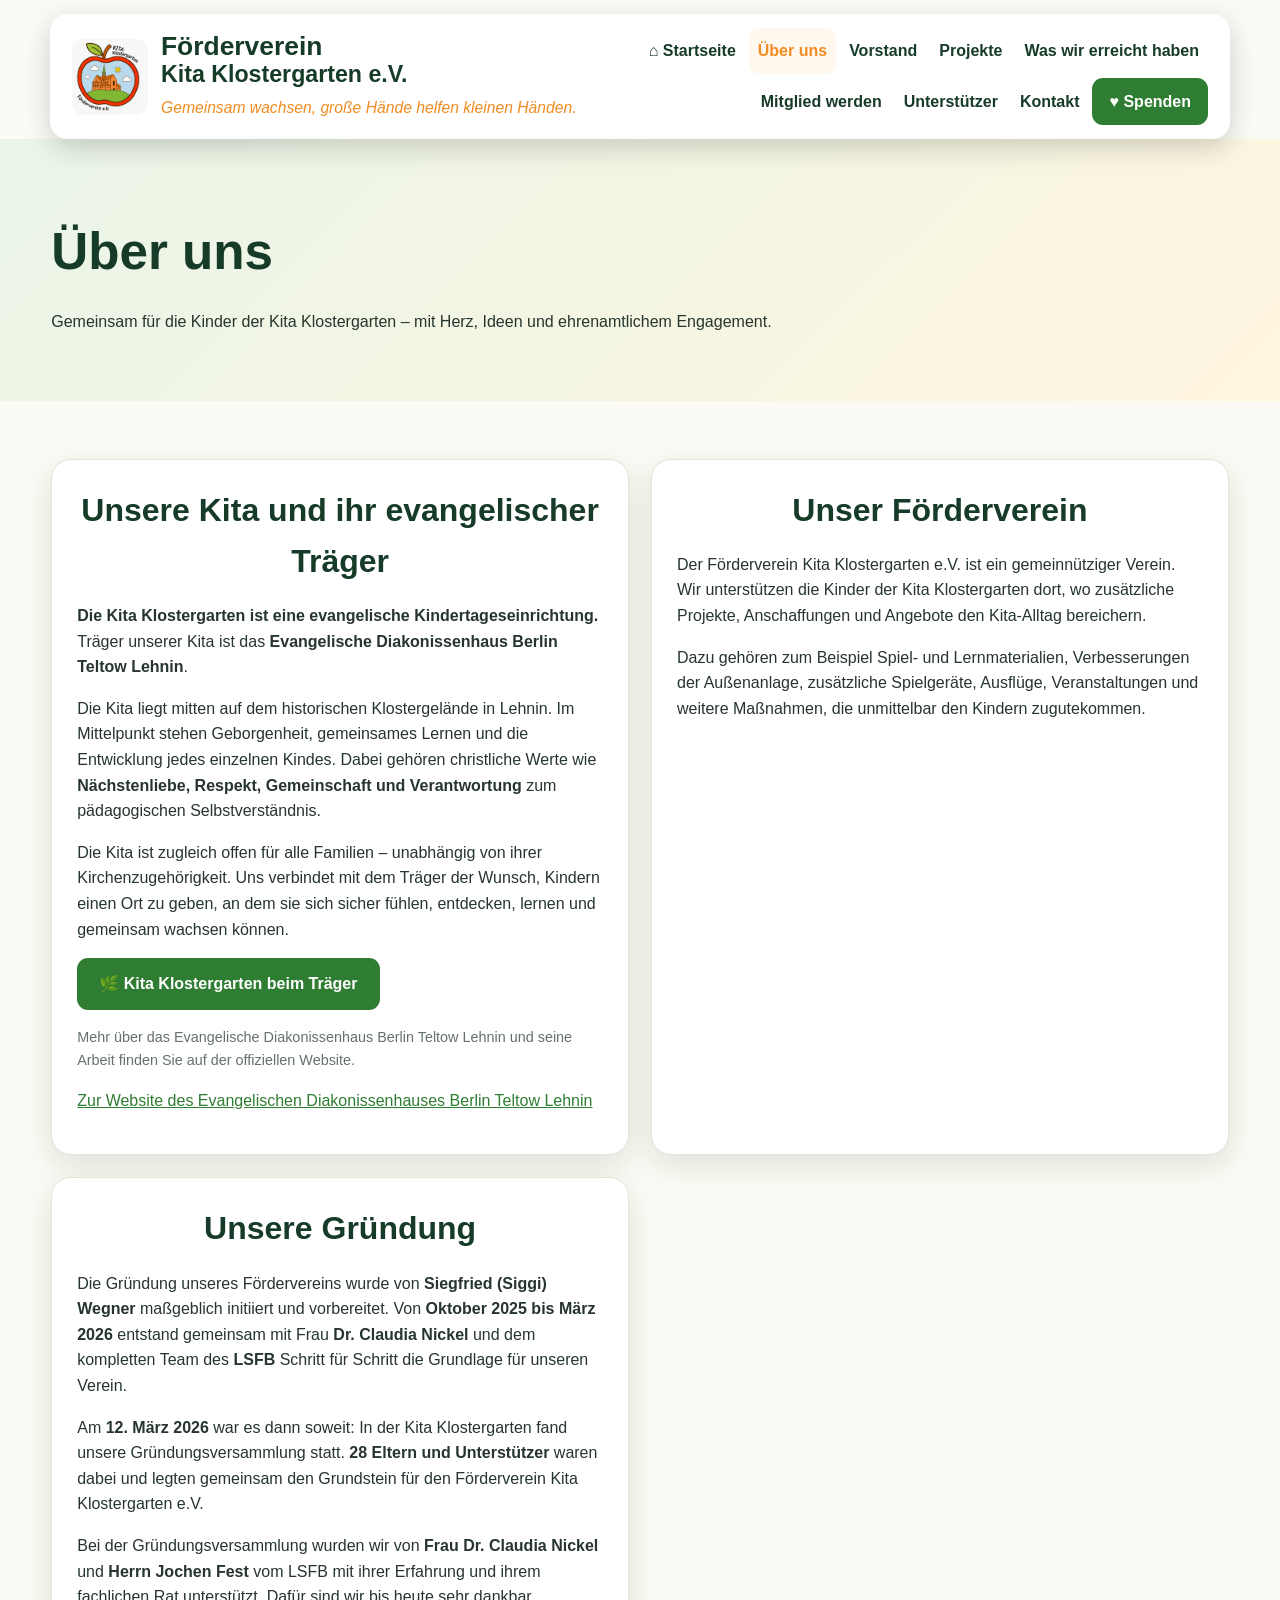
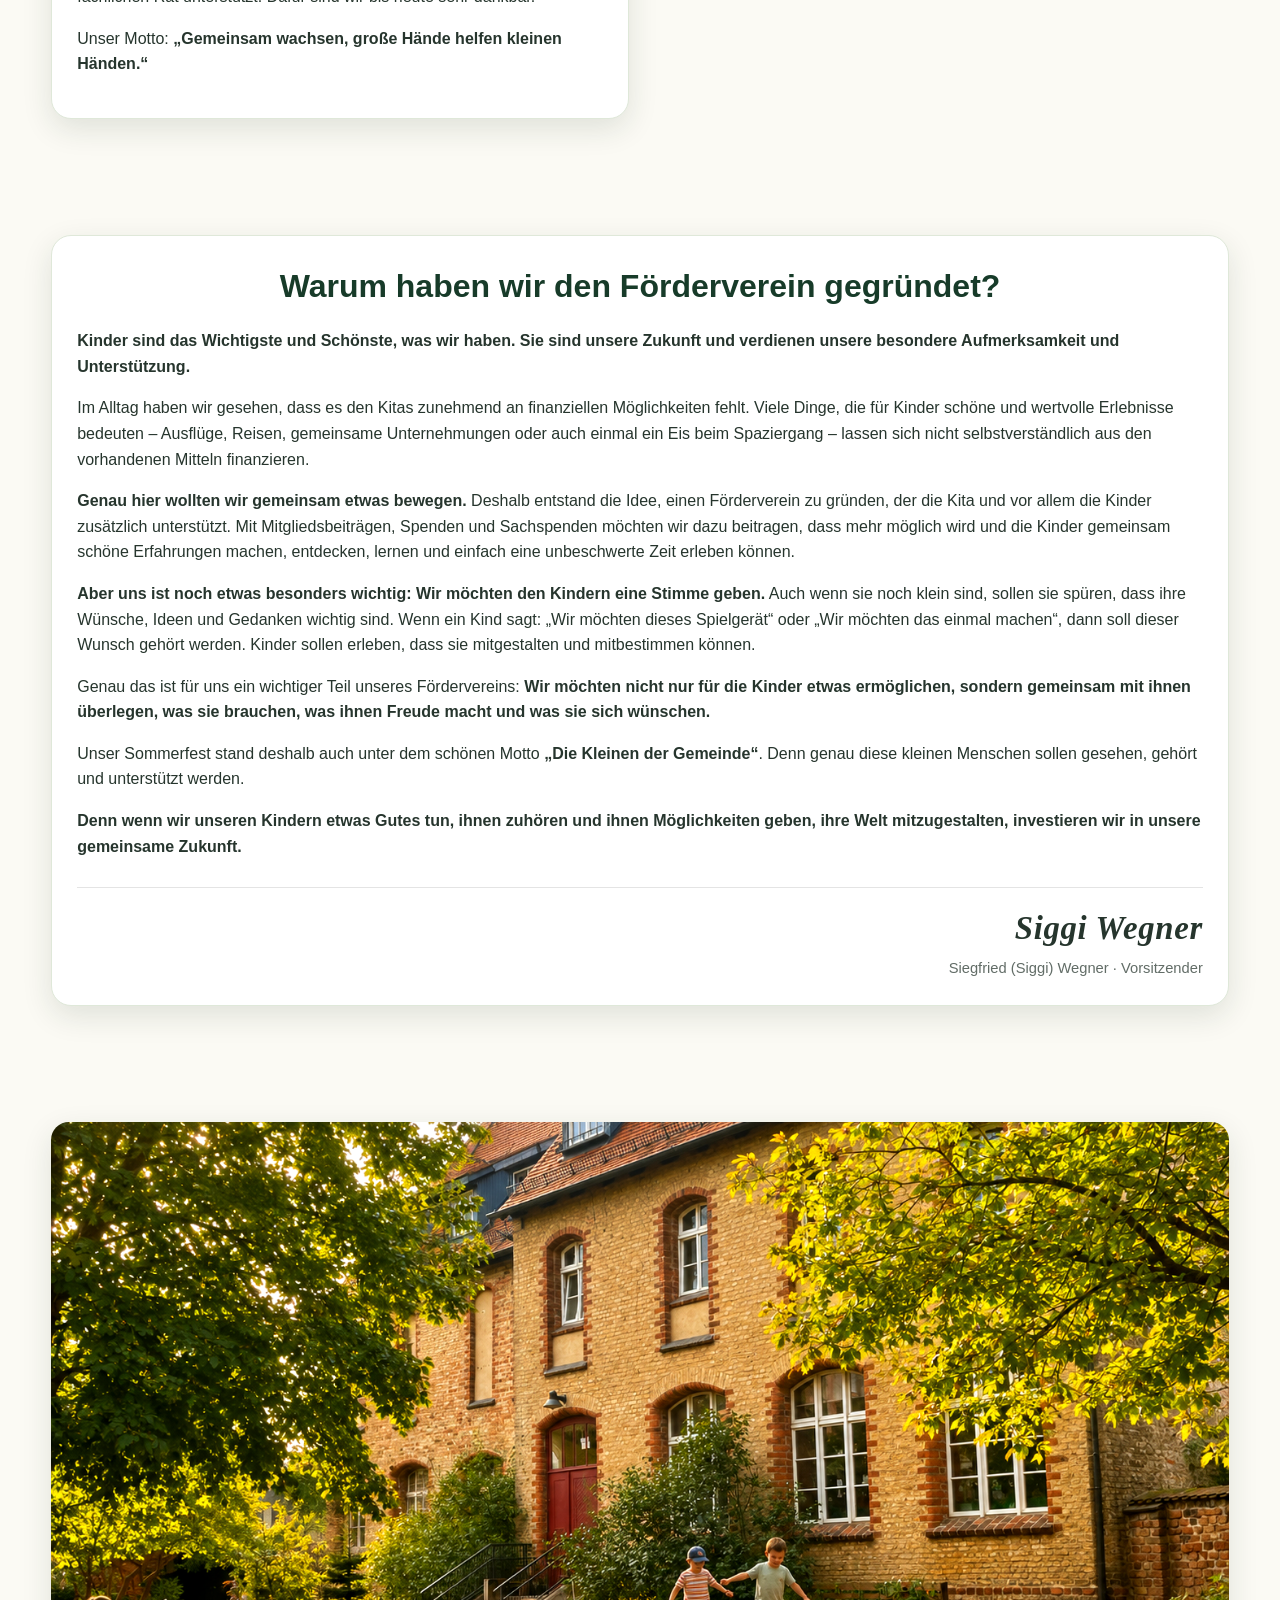
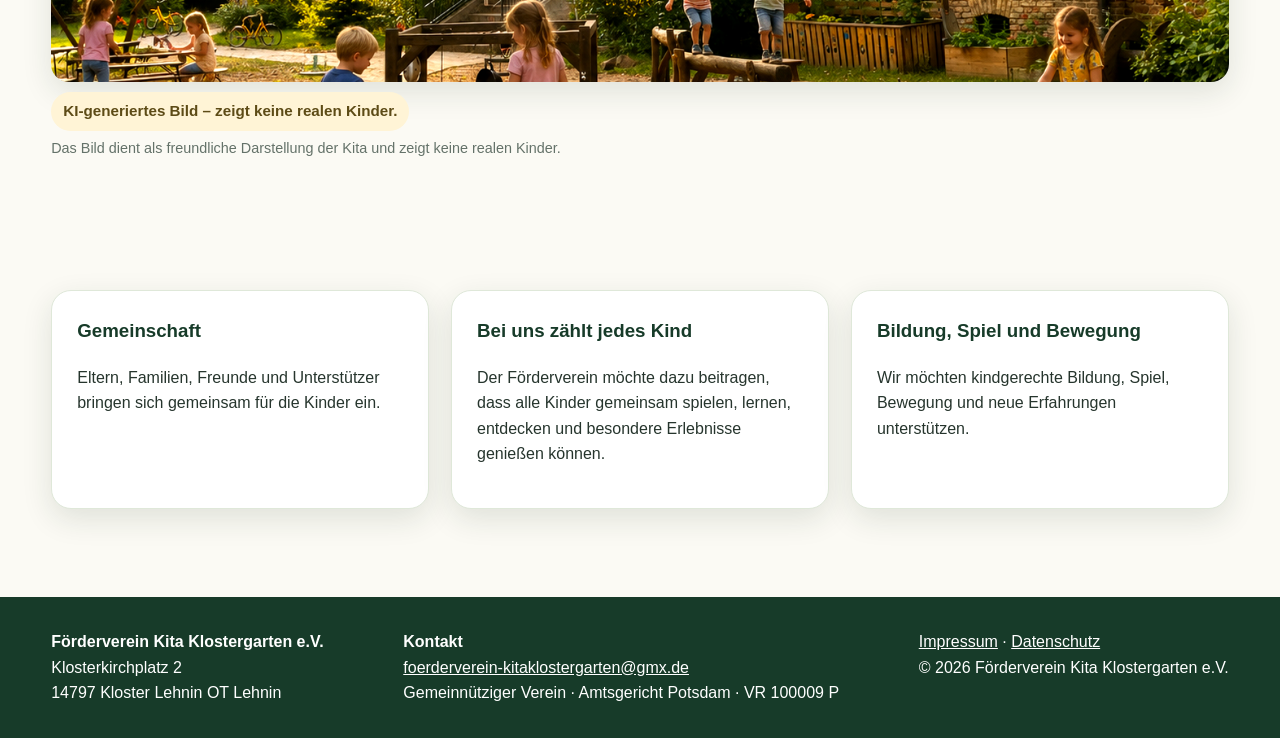
<file: ueber-uns.html>
<!doctype html><html lang="de"><head><meta charset="utf-8"><meta name="viewport" content="width=device-width,initial-scale=1"><meta name="description" content="Förderverein Kita Klostergarten e.V. – Gemeinsam wachsen, große Hände helfen kleinen Händen."><title>Über uns – Förderverein Kita Klostergarten e.V.</title><link rel="stylesheet" href="style.css"></head><body><header class="site-header"><div class="header-inner">
<a class="brand" href="index.html"><img class="brand-logo" src="images/foerderverein-logo.jpg" alt="Original-Logo des Fördervereins Kita Klostergarten e.V."><div class="brand-text"><strong>Förderverein</strong><span>Kita Klostergarten e.V.</span><em>Gemeinsam wachsen, große Hände helfen kleinen Händen.</em></div></a>
<nav class="nav" aria-label="Hauptnavigation"><a href="index.html">⌂ Startseite</a><a href="ueber-uns.html">Über uns</a><a href="vorstand.html">Vorstand</a><a href="projekte.html">Projekte</a><a href="was-wir-erreicht-haben.html">Was wir erreicht haben</a><a href="mitglied-werden.html">Mitglied werden</a><a href="unterstuetzer.html">Unterstützer</a><a href="kontakt.html">Kontakt</a><a class="donate" href="spenden.html">♥ Spenden</a></nav>
</div></header><section class="page-hero"><div class="container"><h1>Über uns</h1><p>Gemeinsam für die Kinder der Kita Klostergarten – mit Herz, Ideen und ehrenamtlichem Engagement.</p></div></section>
<section class="section"><div class="container grid two"><article class="card"><h2>Unsere Kita und ihr evangelischer Träger</h2>
<p><strong>Die Kita Klostergarten ist eine evangelische Kindertageseinrichtung.</strong> Träger unserer Kita ist das <strong>Evangelische Diakonissenhaus Berlin Teltow Lehnin</strong>.</p>
<p>Die Kita liegt mitten auf dem historischen Klostergelände in Lehnin. Im Mittelpunkt stehen Geborgenheit, gemeinsames Lernen und die Entwicklung jedes einzelnen Kindes. Dabei gehören christliche Werte wie <strong>Nächstenliebe, Respekt, Gemeinschaft und Verantwortung</strong> zum pädagogischen Selbstverständnis.</p>
<p>Die Kita ist zugleich offen für alle Familien – unabhängig von ihrer Kirchenzugehörigkeit. Uns verbindet mit dem Träger der Wunsch, Kindern einen Ort zu geben, an dem sie sich sicher fühlen, entdecken, lernen und gemeinsam wachsen können.</p>
<p><a class="btn" href="https://www.diakonissenhaus.de/schulen-und-kitas/kindertagesstaette-kloster-lehnin" target="_blank" rel="noopener noreferrer">🌿 Kita Klostergarten beim Träger</a></p>
<p class="small">Mehr über das Evangelische Diakonissenhaus Berlin Teltow Lehnin und seine Arbeit finden Sie auf der offiziellen Website.</p>
<p><a href="https://www.diakonissenhaus.de/" target="_blank" rel="noopener noreferrer">Zur Website des Evangelischen Diakonissenhauses Berlin Teltow Lehnin</a></p>
</article><article class="card"><h2>Unser Förderverein</h2><p>Der Förderverein Kita Klostergarten e.V. ist ein gemeinnütziger Verein. Wir unterstützen die Kinder der Kita Klostergarten dort, wo zusätzliche Projekte, Anschaffungen und Angebote den Kita-Alltag bereichern.</p><p>Dazu gehören zum Beispiel Spiel- und Lernmaterialien, Verbesserungen der Außenanlage, zusätzliche Spielgeräte, Ausflüge, Veranstaltungen und weitere Maßnahmen, die unmittelbar den Kindern zugutekommen.</p></article><article class="card"><h2>Unsere Gründung</h2><p>Die Gründung unseres Fördervereins wurde von <strong>Siegfried (Siggi) Wegner</strong> maßgeblich initiiert und vorbereitet. Von <strong>Oktober 2025 bis März 2026</strong> entstand gemeinsam mit Frau <strong>Dr. Claudia Nickel</strong> und dem kompletten Team des <strong>LSFB</strong> Schritt für Schritt die Grundlage für unseren Verein.</p><p>Am <strong>12. März 2026</strong> war es dann soweit: In der Kita Klostergarten fand unsere Gründungsversammlung statt. <strong>28 Eltern und Unterstützer</strong> waren dabei und legten gemeinsam den Grundstein für den Förderverein Kita Klostergarten e.V.</p><p>Bei der Gründungsversammlung wurden wir von <strong>Frau Dr. Claudia Nickel</strong> und <strong>Herrn Jochen Fest</strong> vom LSFB mit ihrer Erfahrung und ihrem fachlichen Rat unterstützt. Dafür sind wir bis heute sehr dankbar.</p><p>Unser Motto: <strong>„Gemeinsam wachsen, große Hände helfen kleinen Händen.“</strong></p></article></div></section>
<section class="section section-light"><div class="container"><article class="card"><h2>Warum haben wir den Förderverein gegründet?</h2>
<p><strong>Kinder sind das Wichtigste und Schönste, was wir haben. Sie sind unsere Zukunft und verdienen unsere besondere Aufmerksamkeit und Unterstützung.</strong></p>
<p>Im Alltag haben wir gesehen, dass es den Kitas zunehmend an finanziellen Möglichkeiten fehlt. Viele Dinge, die für Kinder schöne und wertvolle Erlebnisse bedeuten – Ausflüge, Reisen, gemeinsame Unternehmungen oder auch einmal ein Eis beim Spaziergang – lassen sich nicht selbstverständlich aus den vorhandenen Mitteln finanzieren.</p>
<p><strong>Genau hier wollten wir gemeinsam etwas bewegen.</strong> Deshalb entstand die Idee, einen Förderverein zu gründen, der die Kita und vor allem die Kinder zusätzlich unterstützt. Mit Mitgliedsbeiträgen, Spenden und Sachspenden möchten wir dazu beitragen, dass mehr möglich wird und die Kinder gemeinsam schöne Erfahrungen machen, entdecken, lernen und einfach eine unbeschwerte Zeit erleben können.</p>
<p><strong>Aber uns ist noch etwas besonders wichtig: Wir möchten den Kindern eine Stimme geben.</strong> Auch wenn sie noch klein sind, sollen sie spüren, dass ihre Wünsche, Ideen und Gedanken wichtig sind. Wenn ein Kind sagt: „Wir möchten dieses Spielgerät“ oder „Wir möchten das einmal machen“, dann soll dieser Wunsch gehört werden. Kinder sollen erleben, dass sie mitgestalten und mitbestimmen können.</p>
<p>Genau das ist für uns ein wichtiger Teil unseres Fördervereins: <strong>Wir möchten nicht nur für die Kinder etwas ermöglichen, sondern gemeinsam mit ihnen überlegen, was sie brauchen, was ihnen Freude macht und was sie sich wünschen.</strong></p>
<p>Unser Sommerfest stand deshalb auch unter dem schönen Motto <strong>„Die Kleinen der Gemeinde“</strong>. Denn genau diese kleinen Menschen sollen gesehen, gehört und unterstützt werden.</p>
<p><strong>Denn wenn wir unseren Kindern etwas Gutes tun, ihnen zuhören und ihnen Möglichkeiten geben, ihre Welt mitzugestalten, investieren wir in unsere gemeinsame Zukunft.</strong></p>
<div class="founder-signature"><div class="signature-name">Siggi Wegner</div><div class="signature-role">Siegfried (Siggi) Wegner · Vorsitzender</div></div>
</article></div></section></div></section>
<section class="section"><div class="container"><img class="photo photo-tall" src="images/kita-original.jpg" alt="KI-generierte Darstellung einer Kita mit spielenden Kindern – zeigt keine realen Kinder."><p class="ai-note">KI-generiertes Bild – zeigt keine realen Kinder.</p><p class="small">Das Bild dient als freundliche Darstellung der Kita und zeigt keine realen Kinder.</p></div></section>
<section class="section"><div class="container grid"><article class="card"><h3>Gemeinschaft</h3><p>Eltern, Familien, Freunde und Unterstützer bringen sich gemeinsam für die Kinder ein.</p></article><article class="card"><h3>Bei uns zählt jedes Kind</h3><p>Der Förderverein möchte dazu beitragen, dass alle Kinder gemeinsam spielen, lernen, entdecken und besondere Erlebnisse genießen können.</p></article><article class="card"><h3>Bildung, Spiel und Bewegung</h3><p>Wir möchten kindgerechte Bildung, Spiel, Bewegung und neue Erfahrungen unterstützen.</p></article></div></section><footer class="footer"><div class="container footer-inner"><div><strong>Förderverein Kita Klostergarten e.V.</strong><br>Klosterkirchplatz 2<br>14797 Kloster Lehnin OT Lehnin</div><div><strong>Kontakt</strong><br><a href="mailto:foerderverein-kitaklostergarten@gmx.de">foerderverein-kitaklostergarten@gmx.de</a><br>Gemeinnütziger Verein · Amtsgericht Potsdam · VR 100009 P</div><div><a href="impressum.html">Impressum</a> · <a href="datenschutz.html">Datenschutz</a><br>© <span data-year></span> Förderverein Kita Klostergarten e.V.</div></div></footer><script src="script.js"></script></body></html>
</file>
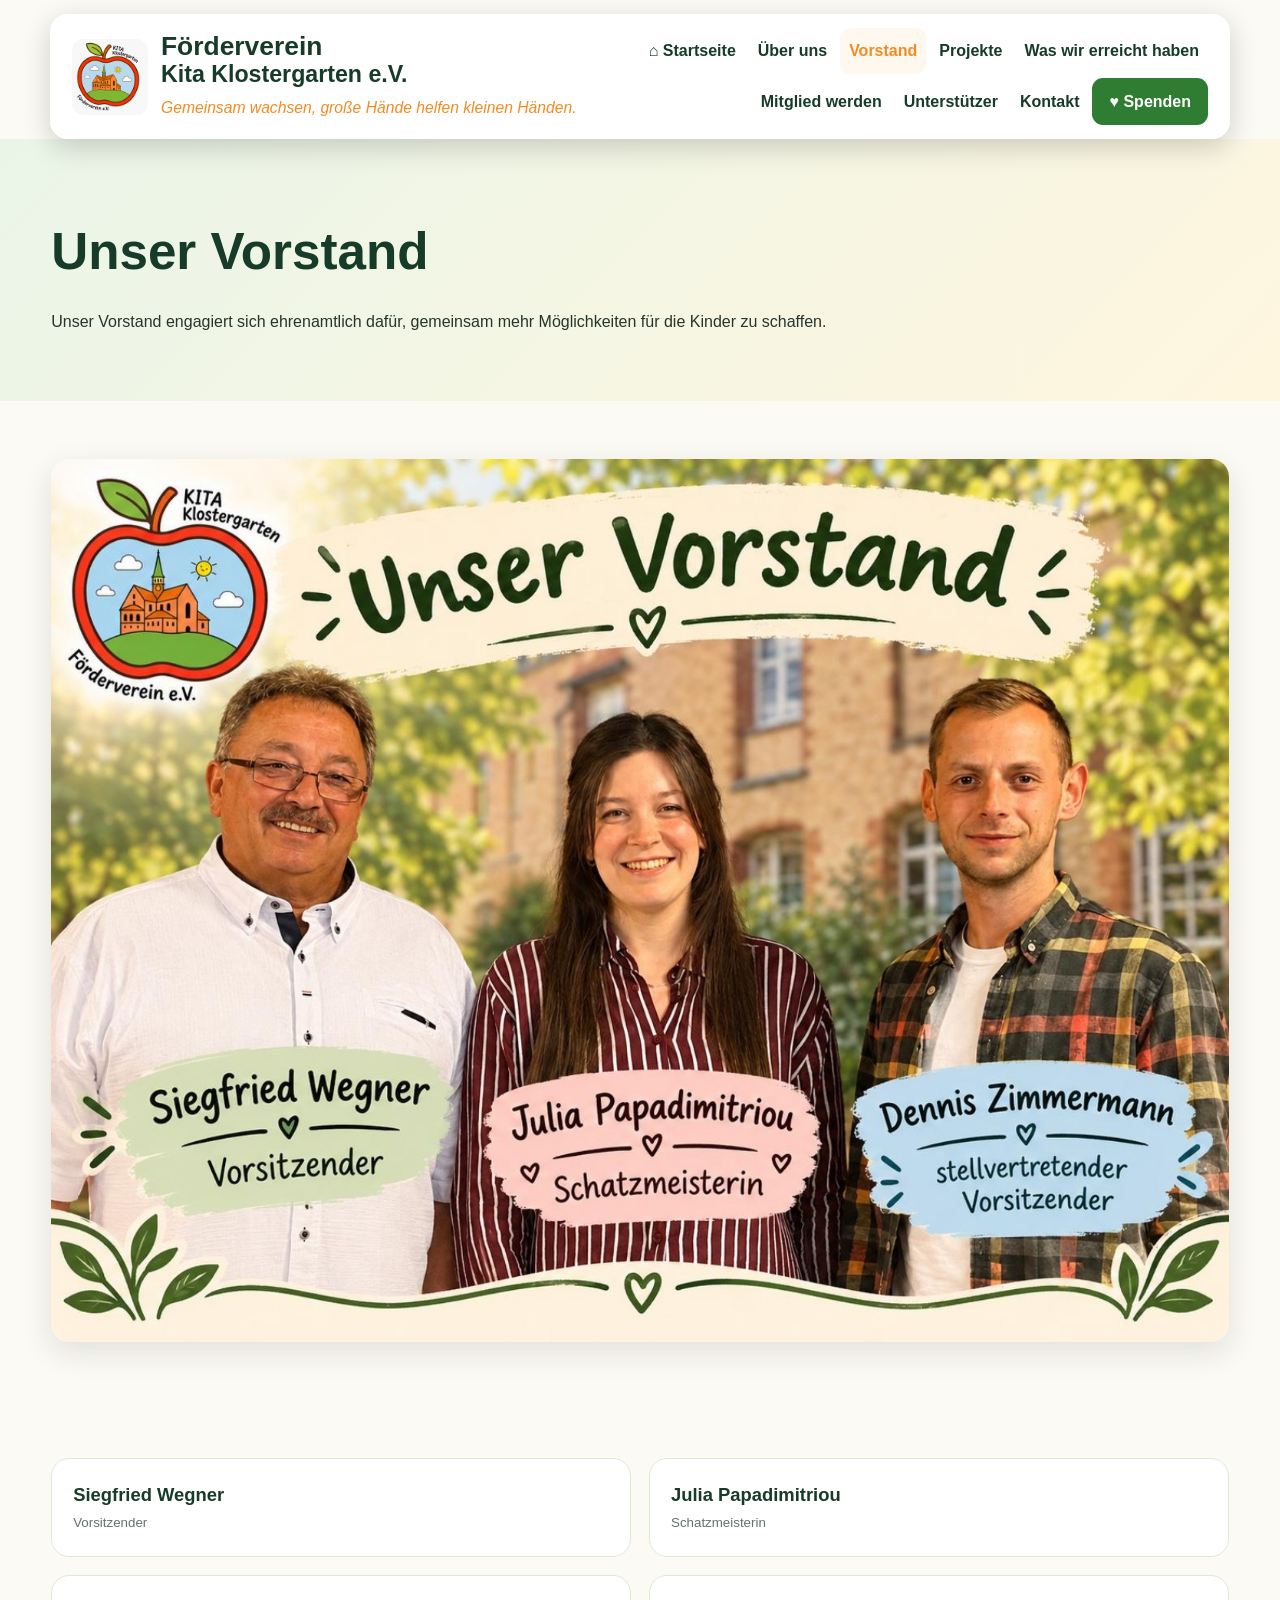
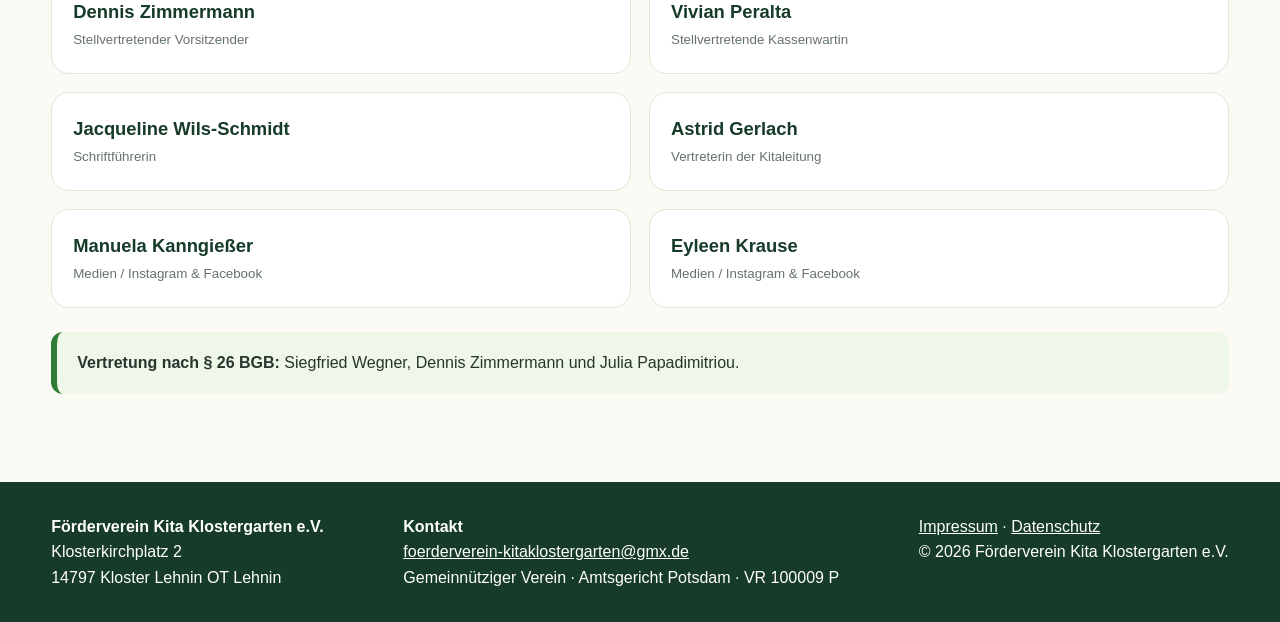
<file: vorstand.html>
<!doctype html><html lang="de"><head><meta charset="utf-8"><meta name="viewport" content="width=device-width,initial-scale=1"><meta name="description" content="Förderverein Kita Klostergarten e.V. – Gemeinsam wachsen, große Hände helfen kleinen Händen."><title>Vorstand – Förderverein Kita Klostergarten e.V.</title><link rel="stylesheet" href="style.css"></head><body><header class="site-header"><div class="header-inner">
<a class="brand" href="index.html"><img class="brand-logo" src="images/foerderverein-logo.jpg" alt="Original-Logo des Fördervereins Kita Klostergarten e.V."><div class="brand-text"><strong>Förderverein</strong><span>Kita Klostergarten e.V.</span><em>Gemeinsam wachsen, große Hände helfen kleinen Händen.</em></div></a>
<nav class="nav" aria-label="Hauptnavigation"><a href="index.html">⌂ Startseite</a><a href="ueber-uns.html">Über uns</a><a href="vorstand.html">Vorstand</a><a href="projekte.html">Projekte</a><a href="was-wir-erreicht-haben.html">Was wir erreicht haben</a><a href="mitglied-werden.html">Mitglied werden</a><a href="unterstuetzer.html">Unterstützer</a><a href="kontakt.html">Kontakt</a><a class="donate" href="spenden.html">♥ Spenden</a></nav>
</div></header><section class="page-hero"><div class="container"><h1>Unser Vorstand</h1><p>Unser Vorstand engagiert sich ehrenamtlich dafür, gemeinsam mehr Möglichkeiten für die Kinder zu schaffen.</p></div></section><section class="section"><div class="container"><img class="photo" src="images/vorstand-team.jpg" alt="Vorstand des Fördervereins Kita Klostergarten e.V.: Siegfried Wegner, Julia Papadimitriou und Dennis Zimmermann"></div></section><section class="section"><div class="container board"><article class="person"><strong>Siegfried Wegner</strong><small>Vorsitzender</small></article><article class="person"><strong>Julia Papadimitriou</strong><small>Schatzmeisterin</small></article><article class="person"><strong>Dennis Zimmermann</strong><small>Stellvertretender Vorsitzender</small></article><article class="person"><strong>Vivian Peralta</strong><small>Stellvertretende Kassenwartin</small></article><article class="person"><strong>Jacqueline Wils-Schmidt</strong><small>Schriftführerin</small></article><article class="person"><strong>Astrid Gerlach</strong><small>Vertreterin der Kitaleitung</small></article><article class="person"><strong>Manuela Kanngießer</strong><small>Medien / Instagram &amp; Facebook</small></article><article class="person"><strong>Eyleen Krause</strong><small>Medien / Instagram &amp; Facebook</small></article></div><div class="container"><div class="notice" style="margin-top:24px"><strong>Vertretung nach § 26 BGB:</strong> Siegfried Wegner, Dennis Zimmermann und Julia Papadimitriou.</div></div></section><footer class="footer"><div class="container footer-inner"><div><strong>Förderverein Kita Klostergarten e.V.</strong><br>Klosterkirchplatz 2<br>14797 Kloster Lehnin OT Lehnin</div><div><strong>Kontakt</strong><br><a href="mailto:foerderverein-kitaklostergarten@gmx.de">foerderverein-kitaklostergarten@gmx.de</a><br>Gemeinnütziger Verein · Amtsgericht Potsdam · VR 100009 P</div><div><a href="impressum.html">Impressum</a> · <a href="datenschutz.html">Datenschutz</a><br>© <span data-year></span> Förderverein Kita Klostergarten e.V.</div></div></footer><script src="script.js"></script></body></html>
</file>
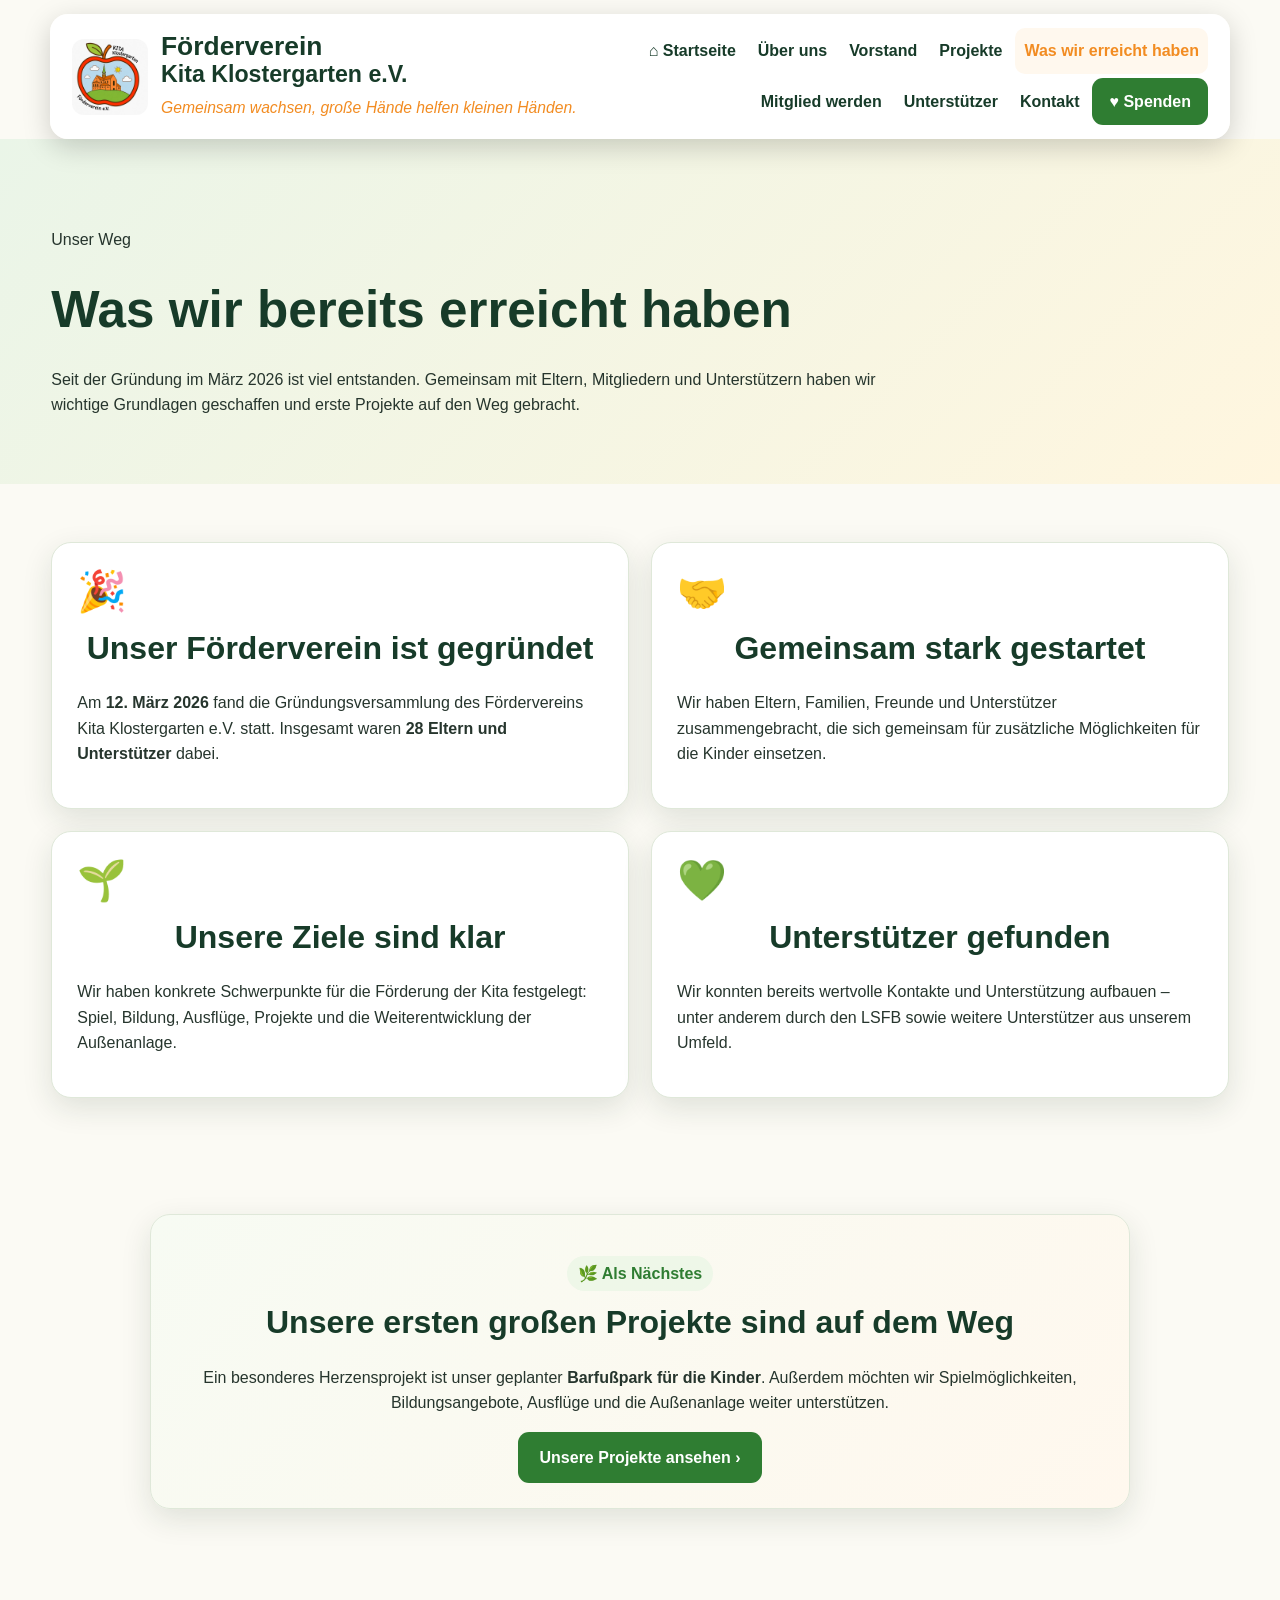
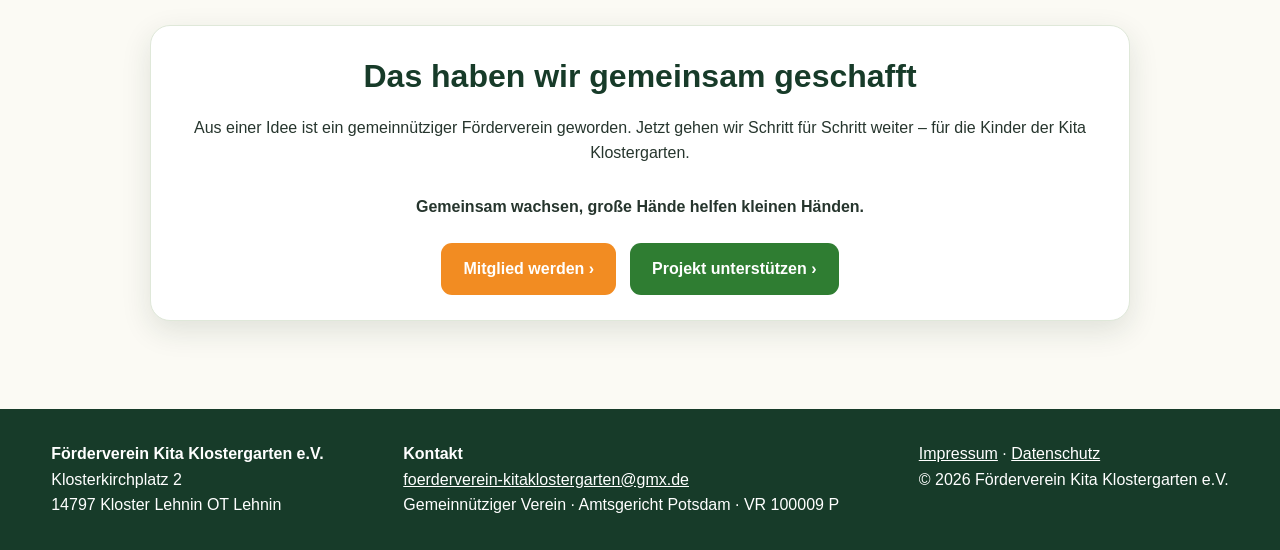
<file: was-wir-erreicht-haben.html>
<!doctype html><html lang="de"><head><meta charset="utf-8"><meta name="viewport" content="width=device-width,initial-scale=1"><meta name="description" content="Was der Förderverein Kita Klostergarten e.V. bereits erreicht und auf den Weg gebracht hat."><title>Was wir bereits erreicht haben – Förderverein Kita Klostergarten e.V.</title><link rel="stylesheet" href="style.css"></head><body>
<header class="site-header"><div class="header-inner">
<a class="brand" href="index.html"><img class="brand-logo" src="images/foerderverein-logo.jpg" alt="Logo Förderverein Kita Klostergarten e.V."><div class="brand-text"><strong>Förderverein</strong><span>Kita Klostergarten e.V.</span><em>Gemeinsam wachsen, große Hände helfen kleinen Händen.</em></div></a>
<nav class="nav" aria-label="Hauptnavigation"><a href="index.html">⌂ Startseite</a><a href="ueber-uns.html">Über uns</a><a href="vorstand.html">Vorstand</a><a href="projekte.html">Projekte</a><a class="active" href="was-wir-erreicht-haben.html" aria-current="page">Was wir erreicht haben</a><a href="mitglied-werden.html">Mitglied werden</a><a href="unterstuetzer.html">Unterstützer</a><a href="kontakt.html">Kontakt</a><a class="donate" href="spenden.html">♥ Spenden</a></nav>
</div></header>
<section class="page-hero"><div class="container"><p class="eyebrow">Unser Weg</p><h1>Was wir bereits erreicht haben</h1><p>Seit der Gründung im März 2026 ist viel entstanden. Gemeinsam mit Eltern, Mitgliedern und Unterstützern haben wir wichtige Grundlagen geschaffen und erste Projekte auf den Weg gebracht.</p></div></section>
<section class="section"><div class="container"><div class="grid two">
<article class="card achievement-card"><div class="achievement-icon">🎉</div><h2>Unser Förderverein ist gegründet</h2><p>Am <strong>12. März 2026</strong> fand die Gründungsversammlung des Fördervereins Kita Klostergarten e.V. statt. Insgesamt waren <strong>28 Eltern und Unterstützer</strong> dabei.</p></article>
<article class="card achievement-card"><div class="achievement-icon">🤝</div><h2>Gemeinsam stark gestartet</h2><p>Wir haben Eltern, Familien, Freunde und Unterstützer zusammengebracht, die sich gemeinsam für zusätzliche Möglichkeiten für die Kinder einsetzen.</p></article>
<article class="card achievement-card"><div class="achievement-icon">🌱</div><h2>Unsere Ziele sind klar</h2><p>Wir haben konkrete Schwerpunkte für die Förderung der Kita festgelegt: Spiel, Bildung, Ausflüge, Projekte und die Weiterentwicklung der Außenanlage.</p></article>
<article class="card achievement-card"><div class="achievement-icon">💚</div><h2>Unterstützer gefunden</h2><p>Wir konnten bereits wertvolle Kontakte und Unterstützung aufbauen – unter anderem durch den LSFB sowie weitere Unterstützer aus unserem Umfeld.</p></article>
</div></div></section>
<section class="section section-light"><div class="container"><article class="card progress-card"><p class="badge">🌿 Als Nächstes</p><h2>Unsere ersten großen Projekte sind auf dem Weg</h2><p>Ein besonderes Herzensprojekt ist unser geplanter <strong>Barfußpark für die Kinder</strong>. Außerdem möchten wir Spielmöglichkeiten, Bildungsangebote, Ausflüge und die Außenanlage weiter unterstützen.</p><a class="btn" href="projekte.html">Unsere Projekte ansehen ›</a></article></div></section>
<section class="section"><div class="container"><article class="card quote-card"><h2>Das haben wir gemeinsam geschafft</h2><p class="lead">Aus einer Idee ist ein gemeinnütziger Förderverein geworden. Jetzt gehen wir Schritt für Schritt weiter – für die Kinder der Kita Klostergarten.</p><p><strong>Gemeinsam wachsen, große Hände helfen kleinen Händen.</strong></p><div class="buttons"><a class="btn orange" href="mitglied-werden.html">Mitglied werden ›</a><a class="btn" href="spenden.html">Projekt unterstützen ›</a></div></article></div></section>
<footer class="footer"><div class="container footer-inner"><div><strong>Förderverein Kita Klostergarten e.V.</strong><br>Klosterkirchplatz 2<br>14797 Kloster Lehnin OT Lehnin</div><div><strong>Kontakt</strong><br><a href="mailto:foerderverein-kitaklostergarten@gmx.de">foerderverein-kitaklostergarten@gmx.de</a><br>Gemeinnütziger Verein · Amtsgericht Potsdam · VR 100009 P</div><div><a href="impressum.html">Impressum</a> · <a href="datenschutz.html">Datenschutz</a><br>© <span data-year></span> Förderverein Kita Klostergarten e.V.</div></div></footer><script src="script.js"></script></body></html>
</file>
<file: style.css>
*{box-sizing:border-box}
:root{
  --green:#2f7d32;--green2:#4f9b3e;--dark:#173b29;--orange:#f28c22;
  --cream:#fbfaf4;--white:#fff;--line:#dfe8d9;--shadow:0 10px 30px rgba(22,52,35,.12)
}
html{scroll-behavior:smooth}
body{margin:0;font-family:Arial,Helvetica,sans-serif;color:#26352d;background:var(--cream);line-height:1.6}
a{color:var(--green)}
.container{width:min(1180px,92%);margin:auto}
.site-header{position:relative;z-index:20;margin:14px auto 0;width:min(1180px,94%);background:rgba(255,255,255,.96);
border-radius:18px;box-shadow:0 8px 28px rgba(0,0,0,.18)}
.header-inner{display:flex;align-items:center;gap:24px;padding:14px 22px}
.brand{display:flex;align-items:center;gap:13px;text-decoration:none;color:var(--dark);min-width:330px}
.brand-logo{width:76px;height:76px;object-fit:contain;border-radius:12px}
.brand-text strong{display:block;font-size:1.65rem;line-height:1.05}
.brand-text span{display:block;font-size:1.45rem;font-weight:800;line-height:1.15}
.brand-text em{display:block;color:var(--orange);font-size:.98rem;font-weight:500;margin-top:7px}
.nav{display:flex;align-items:center;justify-content:flex-end;gap:4px;flex-wrap:wrap;flex:1}
.nav a{color:#173b29;text-decoration:none;font-weight:700;padding:10px 9px;border-radius:10px;white-space:nowrap}
.nav a:hover,.nav a.active{color:var(--orange);background:#fff8ee}
.nav .donate{background:var(--green);color:#fff;padding:11px 17px;border-radius:11px}
.nav .donate:hover{background:#25652a;color:#fff}
.hero-wrap{margin-top:-92px;padding-top:0}
.hero{position:relative;
  min-height:760px;background-image:linear-gradient(90deg,rgba(0,0,0,.72) 0%,rgba(0,0,0,.45) 34%,rgba(0,0,0,.05) 65%,rgba(0,0,0,.05) 100%),url("images/kita-original.jpg");
  background-size:cover;background-position:center 57%;display:flex;align-items:center
}
.hero-inner{width:min(1180px,92%);margin:auto;padding-top:120px}
.hero-copy{max-width:560px;color:#fff}
.hero-copy h1{font-size:clamp(2.5rem,5vw,4.2rem);line-height:1.08;margin:0 0 18px}
.hero-copy h1 .green{color:#7fc241}.hero-copy h1 .orange{color:#ff9c22}
.hero-copy p{font-size:1.18rem;max-width:530px}
.ki-label{position:absolute;left:50%;bottom:14px;transform:translateX(-50%);background:rgba(0,0,0,.58);color:#fff;padding:6px 12px;border-radius:8px;font-size:.78rem;z-index:3;text-align:center}
.buttons{display:flex;gap:14px;flex-wrap:wrap;margin-top:24px}
.btn{display:inline-block;padding:13px 22px;border-radius:11px;text-decoration:none;font-weight:800;background:var(--green);color:#fff}
.btn.orange{background:var(--orange)}.btn.white{background:#fff;color:var(--dark)}
.info-cards{position:relative;margin:-105px auto 0;width:min(1140px,92%);background:#fff;border-radius:22px 22px 0 0;box-shadow:0 -2px 25px rgba(0,0,0,.10);display:grid;grid-template-columns:repeat(4,1fr);padding:25px 18px}
.info-card{padding:10px 24px;border-right:1px solid #d9e3d4}.info-card:last-child{border-right:0}
.info-icon{font-size:2rem;color:var(--green);margin-bottom:4px}.info-card h3{margin:0;color:var(--dark);font-size:1.08rem}.info-card p{margin:5px 0 0;color:#4a554f;font-size:.95rem}
.green-strip{background:var(--green);color:#fff}
.strip-inner{display:grid;grid-template-columns:1fr 1fr 1.2fr 1.2fr;gap:20px;padding:16px 0}
.strip-item{display:flex;align-items:center;gap:12px;border-right:1px solid rgba(255,255,255,.28);padding-right:15px}.strip-item:last-child{border:0}
.strip-icon{font-size:1.8rem}.strip-item strong{display:block}.strip-item span{font-size:.9rem}
.section{padding:58px 0}.section h2{text-align:center;color:var(--dark);font-size:2rem;margin:0 0 12px}.lead{text-align:center;max-width:900px;margin:0 auto 28px}
.grid{display:grid;grid-template-columns:repeat(3,1fr);gap:22px}.two{grid-template-columns:repeat(2,1fr)}
.card{background:#fff;border:1px solid var(--line);border-radius:20px;padding:25px;box-shadow:var(--shadow)}
.card h3{color:var(--dark);margin-top:0}.badge{display:inline-block;background:#eef7e8;color:var(--green);font-weight:800;padding:5px 11px;border-radius:999px}
.page-hero{background:linear-gradient(135deg,#eaf5e8,#fff6df);padding:72px 0 50px}.page-hero h1{font-size:clamp(2rem,4vw,3.2rem);color:var(--dark);margin:0 0 10px}.page-hero p{max-width:850px}
.photo{width:100%;display:block;border-radius:18px;box-shadow:var(--shadow);object-fit:cover}.photo-tall{max-height:560px}
.logo-photo{display:block;max-width:100%;max-height:250px;width:auto;height:auto;margin:12px auto;object-fit:contain}
.board{display:grid;grid-template-columns:repeat(2,1fr);gap:18px}.person{background:#fff;border:1px solid var(--line);border-radius:18px;padding:21px}.person strong{display:block;color:var(--dark);font-size:1.15rem}.person small{color:#65736a}
.notice{background:#eef7e8;border-left:6px solid var(--green);padding:18px 20px;border-radius:12px}
.cta-box{text-align:center;background:linear-gradient(135deg,#fff2dc,#eef7e8);border-radius:22px;padding:32px}
form{display:grid;gap:13px}label{font-weight:700}input,textarea,select{width:100%;padding:12px;border:1px solid #cbd8c9;border-radius:10px;font:inherit;background:#fff}textarea{min-height:150px}
.footer{background:#173b29;color:#fff;margin-top:30px}.footer-inner{padding:32px 0;display:flex;justify-content:space-between;gap:25px;flex-wrap:wrap}.footer a{color:#fff}
.small{font-size:.9rem;color:#647269}
@media(max-width:1050px){.header-inner{align-items:flex-start;flex-direction:column}.brand{min-width:0}.nav{justify-content:flex-start}.hero{min-height:680px}.info-cards{grid-template-columns:repeat(2,1fr)}.strip-inner{grid-template-columns:repeat(2,1fr)}.strip-item:nth-child(2){border-right:0}}
@media(max-width:700px){.site-header{margin-top:8px}.header-inner{padding:10px 14px}.brand-logo{width:58px;height:58px}.brand-text strong{font-size:1.2rem}.brand-text span{font-size:1.05rem}.brand-text em{font-size:.78rem}.nav a{font-size:.86rem;padding:7px 6px}.hero{min-height:690px;background-position:60% center}.hero-inner{padding-top:120px}.hero-copy h1{font-size:2.5rem}.hero-copy p{font-size:1rem}.info-cards,.grid,.two,.board{grid-template-columns:1fr}.info-card{border-right:0;border-bottom:1px solid #d9e3d4;padding:16px}.info-card:last-child{border-bottom:0}.strip-inner{grid-template-columns:1fr}.strip-item{border-right:0;border-bottom:1px solid rgba(255,255,255,.28);padding-bottom:12px}.strip-item:last-child{border-bottom:0}.section{padding:42px 0}}


.member-promo{text-align:center;display:flex;flex-direction:column;align-items:center;justify-content:flex-start}
.member-logo{width:min(250px,80%);height:auto;max-height:250px;object-fit:contain;margin:0 auto 10px}
.member-motto{font-size:1.25rem;font-weight:800;color:var(--dark);margin:0 0 18px}
.member-banner{width:100%;background:var(--green);color:#fff;border-radius:14px;padding:16px 12px;font-size:1.65rem;font-weight:900;line-height:1.15;box-shadow:var(--shadow);margin:0 0 18px}
.member-banner span{color:#ffd52e}
.member-promo>p:not(.member-motto):not(.small){max-width:480px}
.member-cta{font-size:1.15rem;padding:15px 28px;margin-top:8px}
.member-promo .small{margin-top:10px}
.member-email{font-weight:800}

.logo-photo-gluecksbote{width:100%;max-width:none;height:220px;object-fit:cover;border-radius:14px;}
.support-thanks .card{text-align:center;max-width:900px;margin:0 auto;}
.support-thanks h2{color:var(--dark);margin-top:0;}
.support-thanks p{font-size:1.05rem;line-height:1.65;}

.contact-card{max-width:760px;margin:0 auto}

.donation-poster-card{padding:14px;display:flex;align-items:flex-start;justify-content:center}.donation-poster-card .photo{width:100%;max-width:none;filter:saturate(1.04) contrast(1.02);}

.support-types{text-align:center;max-width:1100px;margin:0 auto}.support-types>p{max-width:900px;margin-left:auto;margin-right:auto}.support-type-grid{display:grid;grid-template-columns:repeat(3,1fr);gap:18px;margin:25px 0}
.support-type-grid-two{grid-template-columns:repeat(2,1fr);max-width:900px;margin-left:auto;margin-right:auto}.support-type{background:#f7fbf3;border:1px solid var(--line);border-radius:16px;padding:20px;text-align:left}.support-type h3{margin:0 0 8px;color:var(--dark)}.support-type p{margin:0;color:#4a554f}.support-note{font-size:1.05rem;margin-top:28px!important}@media(max-width:700px){.support-type-grid,.support-type-grid-two{grid-template-columns:1fr}}

.instagram-card{text-align:center;max-width:760px;margin:0 auto}.instagram-card .small{margin-top:10px}

/* Seite: Was wir bereits erreicht haben */
.achievement-card{position:relative;overflow:hidden;padding-top:28px}
.achievement-icon{font-size:2.5rem;line-height:1;margin-bottom:12px}
.achievement-card h2{margin-top:0;color:var(--dark)}
.progress-card{text-align:center;max-width:980px;margin:0 auto;background:linear-gradient(135deg,#f7fbf3,#fff8ee)}
.progress-card .badge{display:inline-block;margin-bottom:6px}
.quote-card{text-align:center;max-width:980px;margin:0 auto}
.quote-card .buttons{justify-content:center}
@media(max-width:700px){.nav a{font-size:.9rem;padding:8px 7px}.achievement-icon{font-size:2.2rem}}

/* Letzte geprüfte Anpassungen */
.ai-note{display:inline-block;margin:10px 0 2px;padding:7px 12px;border-radius:999px;background:#fff4d6;color:#5d4b16;font-weight:800;font-size:.95rem}
.ai-note + .small{margin-top:4px}
.supporter-schmidt-photo{width:100%;max-width:none;height:auto;max-height:none;object-fit:contain;border-radius:14px}
.supporter-logo-link{display:block;text-align:center;margin:12px auto;border-radius:14px}
.supporter-logo-link:hover{opacity:.92}
.menschen-logo{width:min(100%,720px);max-width:100%;max-height:none;height:auto;image-rendering:auto}
.support-thanks-motto{text-align:center;font-size:1.12rem;font-weight:800;color:var(--dark);margin-top:22px}


/* Persönliche Signatur unter dem Gründertext */
.founder-signature { margin-top: 28px; padding-top: 14px; border-top: 1px solid rgba(34, 34, 34, 0.12); text-align: right; }
.signature-name { font-family: "Segoe Script", "Brush Script MT", "URW Chancery L", cursive; font-size: 2.05rem; font-style: italic; font-weight: 600; letter-spacing: .02em; }
.signature-role { margin-top: 2px; font-size: .92rem; opacity: .72; }

/* Förderpartner */
.funding-card{text-align:center;max-width:1050px;margin:0 auto;padding:26px 28px}
.funding-card h2{margin-top:0}
.funding-lead{margin-bottom:22px}
.funding-banner{display:block;width:100%;max-width:1000px;height:auto;margin:0 auto;border-radius:10px}
@media(max-width:700px){.funding-card{padding:20px 14px}.funding-banner{border-radius:8px}}
</file>
